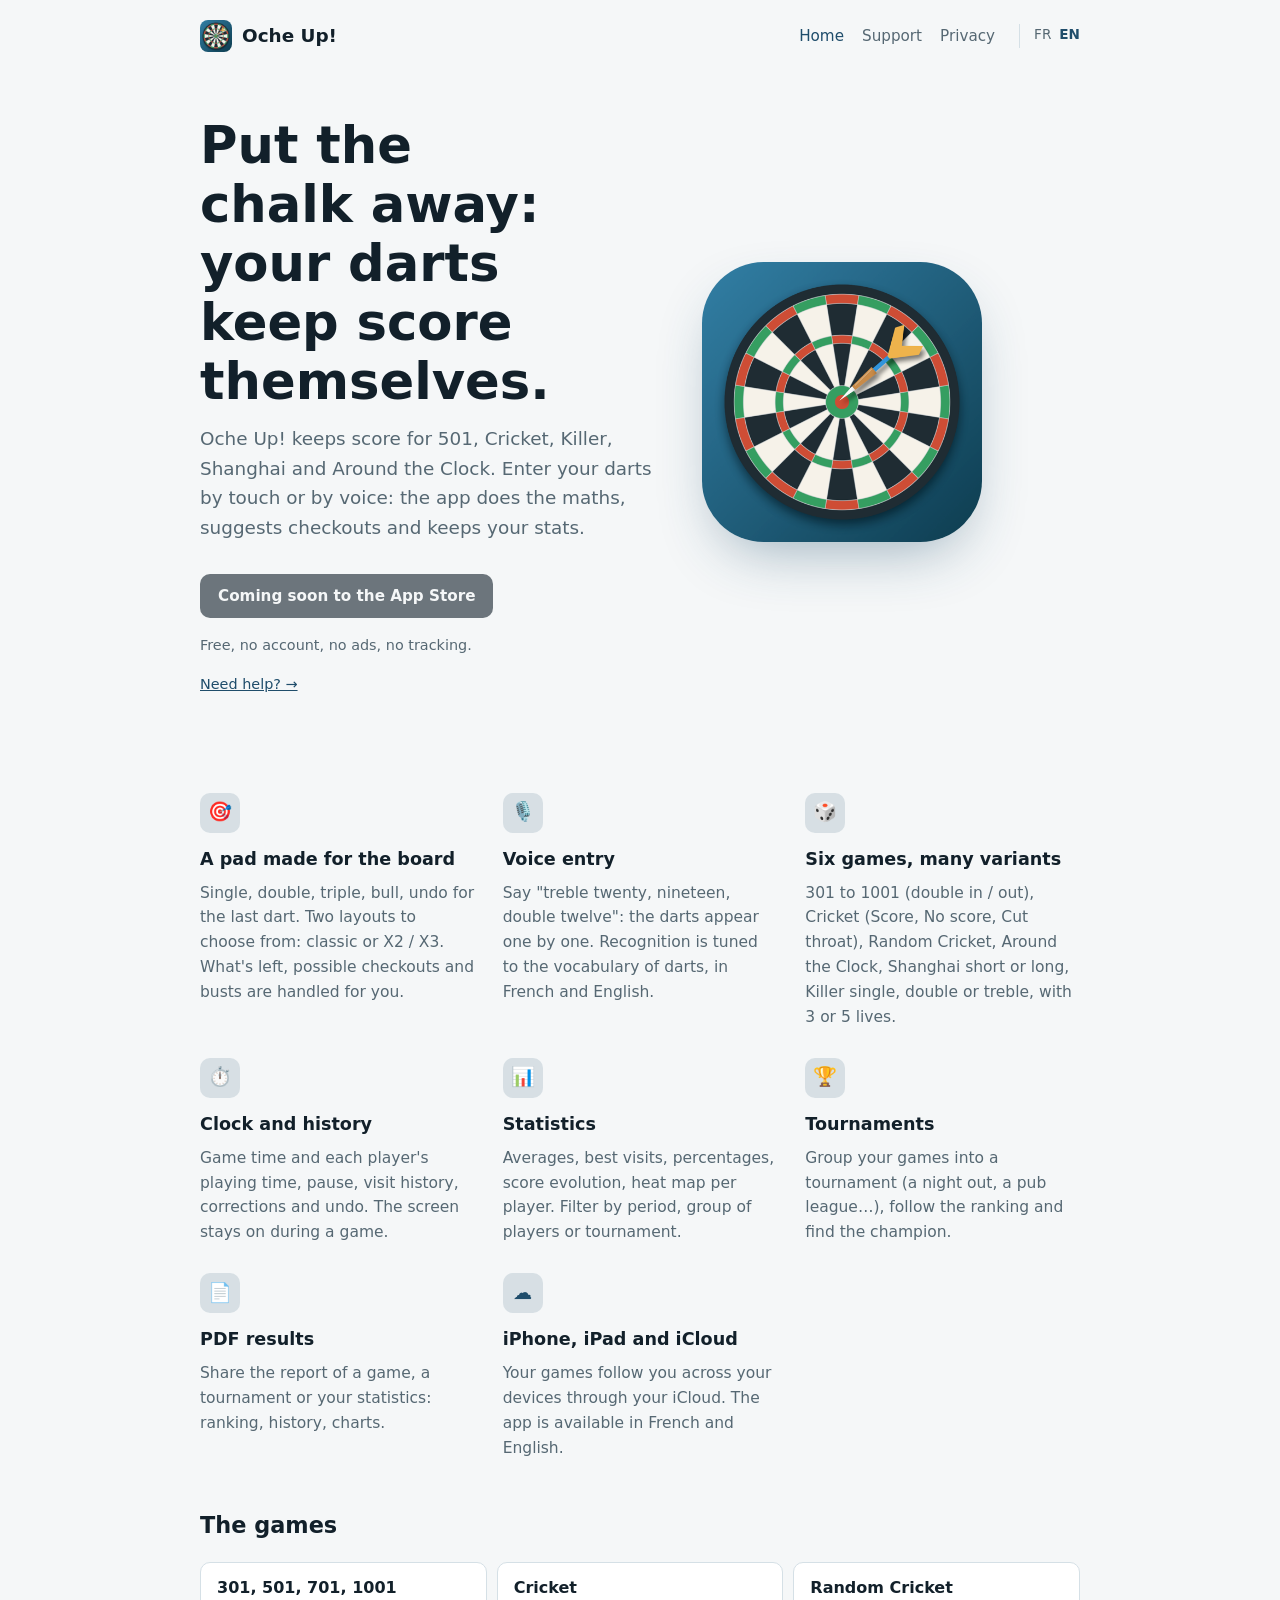
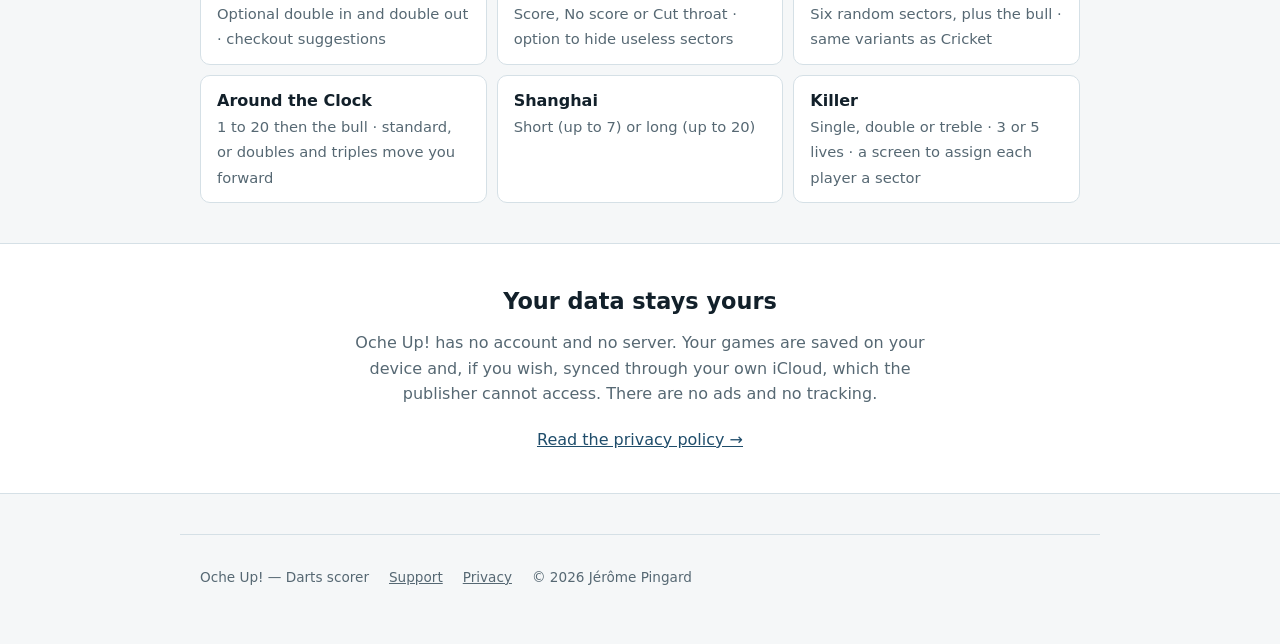
<file: website/index.html>
<!doctype html>
<html lang="fr">
<head>
<meta charset="utf-8">
<meta name="viewport" content="width=device-width, initial-scale=1">
<title>Oche Up! — Le compteur de fléchettes pour iPhone et iPad</title>
<meta name="description" content="Oche Up! compte les points de vos parties de fléchettes : 301 à 1001, Cricket, Killer, Shanghai, Around the Clock. Saisie à la main ou à la voix, statistiques, tournois, PDF. Gratuit, sans compte, sans publicité.">
<link rel="alternate" hreflang="fr" href="https://ocheup.jepico.fr/index.html">
<link rel="alternate" hreflang="en" href="https://ocheup.jepico.fr/en/index.html">
<link rel="alternate" hreflang="x-default" href="https://ocheup.jepico.fr/index.html">
<link rel="icon" type="image/png" href="assets/favicon-32.png">
<link rel="apple-touch-icon" href="assets/icon-180.png">
<link rel="stylesheet" href="css/style.css">
<script>
  (function () {
    try {
      var saved = localStorage.getItem('lang');
      var wanted = saved || (navigator.language || 'fr').slice(0, 2);
      if (wanted === 'en') location.replace('en/index.html');
    } catch (e) {}
  })();
</script>
</head>
<body>
<header class="site-header">
  <a class="brand" href="index.html">
    <img src="assets/icon-180.png" alt="">
    <span class="brand-name">Oche Up!</span>
  </a>
  <nav class="site-nav">
    <a href="index.html" aria-current="page">Accueil</a>
    <a href="assistance.html">Assistance</a>
    <a href="confidentialite.html">Confidentialité</a>
    <span class="lang-switch"><a href="index.html" hreflang="fr" lang="fr" data-lang="fr" aria-current="true">FR</a><a href="en/index.html" hreflang="en" lang="en" data-lang="en">EN</a></span>
  </nav>
</header>

<section class="hero">
  <div>
    <h1>Fini l'ardoise : vos fléchettes comptent toutes seules.</h1>
    <p class="hero-sub">Oche Up! tient les scores de 501, Cricket, Killer, Shanghai et Around the Clock. Entrez vos fléchettes du bout du doigt ou à la voix : l'app calcule, suggère les finitions et garde les statistiques.</p>
    <div class="store-badges">
      <span class="store-badge soon">Bientôt sur l'App Store</span>
    </div>
    <p class="free-note">Gratuit, sans compte, sans publicité, sans suivi.</p>
    <p class="free-note"><a href="assistance.html">Besoin d'aide ? →</a></p>
  </div>
  <div class="hero-art">
    <img src="assets/icon-512.png" alt="Icône de l'application Oche Up! : une cible de fléchettes avec une fléchette plantée près du centre">
  </div>
</section>

<section class="features">
  <div class="feature">
    <div class="icon" aria-hidden="true">🎯</div>
    <h3>Un pavé pensé pour la cible</h3>
    <p>Simple, double, triple, bull, annulation de la dernière fléchette. Deux dispositions au choix : classique ou X2 / X3. Le restant, les finitions possibles et le bust sont gérés pour vous.</p>
  </div>
  <div class="feature">
    <div class="icon" aria-hidden="true">🎙️</div>
    <h3>Saisie à la voix</h3>
    <p>Annoncez « triple vingt, dix-neuf, double douze » : les fléchettes s'inscrivent toutes seules, une à une. La reconnaissance est réglée sur le vocabulaire des fléchettes, en français et en anglais.</p>
  </div>
  <div class="feature">
    <div class="icon" aria-hidden="true">🎲</div>
    <h3>Six jeux, des variantes</h3>
    <p>301 à 1001 (double in / out), Cricket (Score, No score, Cut throat), Random Cricket, Around the Clock, Shanghai court ou long, Killer simple, double ou triple, à 3 ou 5 vies.</p>
  </div>
  <div class="feature">
    <div class="icon" aria-hidden="true">⏱️</div>
    <h3>Chrono et historique</h3>
    <p>Temps de la partie et temps de jeu de chaque joueur, pause, historique des volées, correction et annulation. L'écran reste allumé pendant la partie.</p>
  </div>
  <div class="feature">
    <div class="icon" aria-hidden="true">📊</div>
    <h3>Statistiques</h3>
    <p>Moyennes, meilleures volées, pourcentages, évolution du score, carte de chaleur par joueur. Filtrez par période, par groupe de joueurs ou par tournoi.</p>
  </div>
  <div class="feature">
    <div class="icon" aria-hidden="true">🏆</div>
    <h3>Tournois</h3>
    <p>Regroupez vos parties dans un tournoi (une soirée, un championnat de bar…), suivez le classement et retrouvez le champion.</p>
  </div>
  <div class="feature">
    <div class="icon" aria-hidden="true">📄</div>
    <h3>Résultats en PDF</h3>
    <p>Partagez le compte rendu d'une partie, d'un tournoi ou de vos statistiques : classement, historique, graphiques.</p>
  </div>
  <div class="feature">
    <div class="icon" aria-hidden="true">☁️</div>
    <h3>iPhone, iPad et iCloud</h3>
    <p>Vos parties se retrouvent sur vos appareils grâce à votre iCloud. L'app est en français et en anglais.</p>
  </div>
</section>

<section class="games">
  <h2>Les jeux</h2>
  <ul>
    <li><strong>301, 501, 701, 1001</strong><span>Double pour entrer et pour sortir en option · suggestions de finition</span></li>
    <li><strong>Cricket</strong><span>Score, No score ou Cut throat · option « cacher les secteurs inutiles »</span></li>
    <li><strong>Random Cricket</strong><span>Six secteurs tirés au sort, plus le centre · mêmes variantes que le Cricket</span></li>
    <li><strong>Around the Clock</strong><span>Du 1 au 20 puis le centre · standard, ou doubles et triples qui font avancer</span></li>
    <li><strong>Shanghai</strong><span>Courte (jusqu'au 7) ou longue (jusqu'au 20)</span></li>
    <li><strong>Killer</strong><span>Simple, double ou triple · 3 ou 5 vies · un écran pour attribuer son secteur à chaque joueur</span></li>
  </ul>
</section>

<div class="band">
  <div class="band-inner">
    <h2>Vos données restent à vous</h2>
    <p>Oche Up! n'a ni compte, ni serveur. Vos parties sont enregistrées sur votre appareil et, si vous le souhaitez, synchronisées par votre propre iCloud, auquel l'éditeur n'a pas accès. Il n'y a ni publicité ni suivi.</p>
    <a href="confidentialite.html">Lire la politique de confidentialité →</a>
  </div>
</div>

<footer class="site-footer">
  <span>Oche Up! — Compteur de fléchettes</span>
  <a href="assistance.html">Assistance</a>
  <a href="confidentialite.html">Confidentialité</a>
  <span>&copy; 2026 Jérôme Pingard</span>
</footer>

<script>
  (function () {
    var links = document.querySelectorAll('.lang-switch a');
    for (var i = 0; i < links.length; i++) {
      links[i].addEventListener('click', function () {
        try { localStorage.setItem('lang', this.getAttribute('data-lang')); } catch (e) {}
      });
    }
  })();
</script>

</body>
</html>
</file>
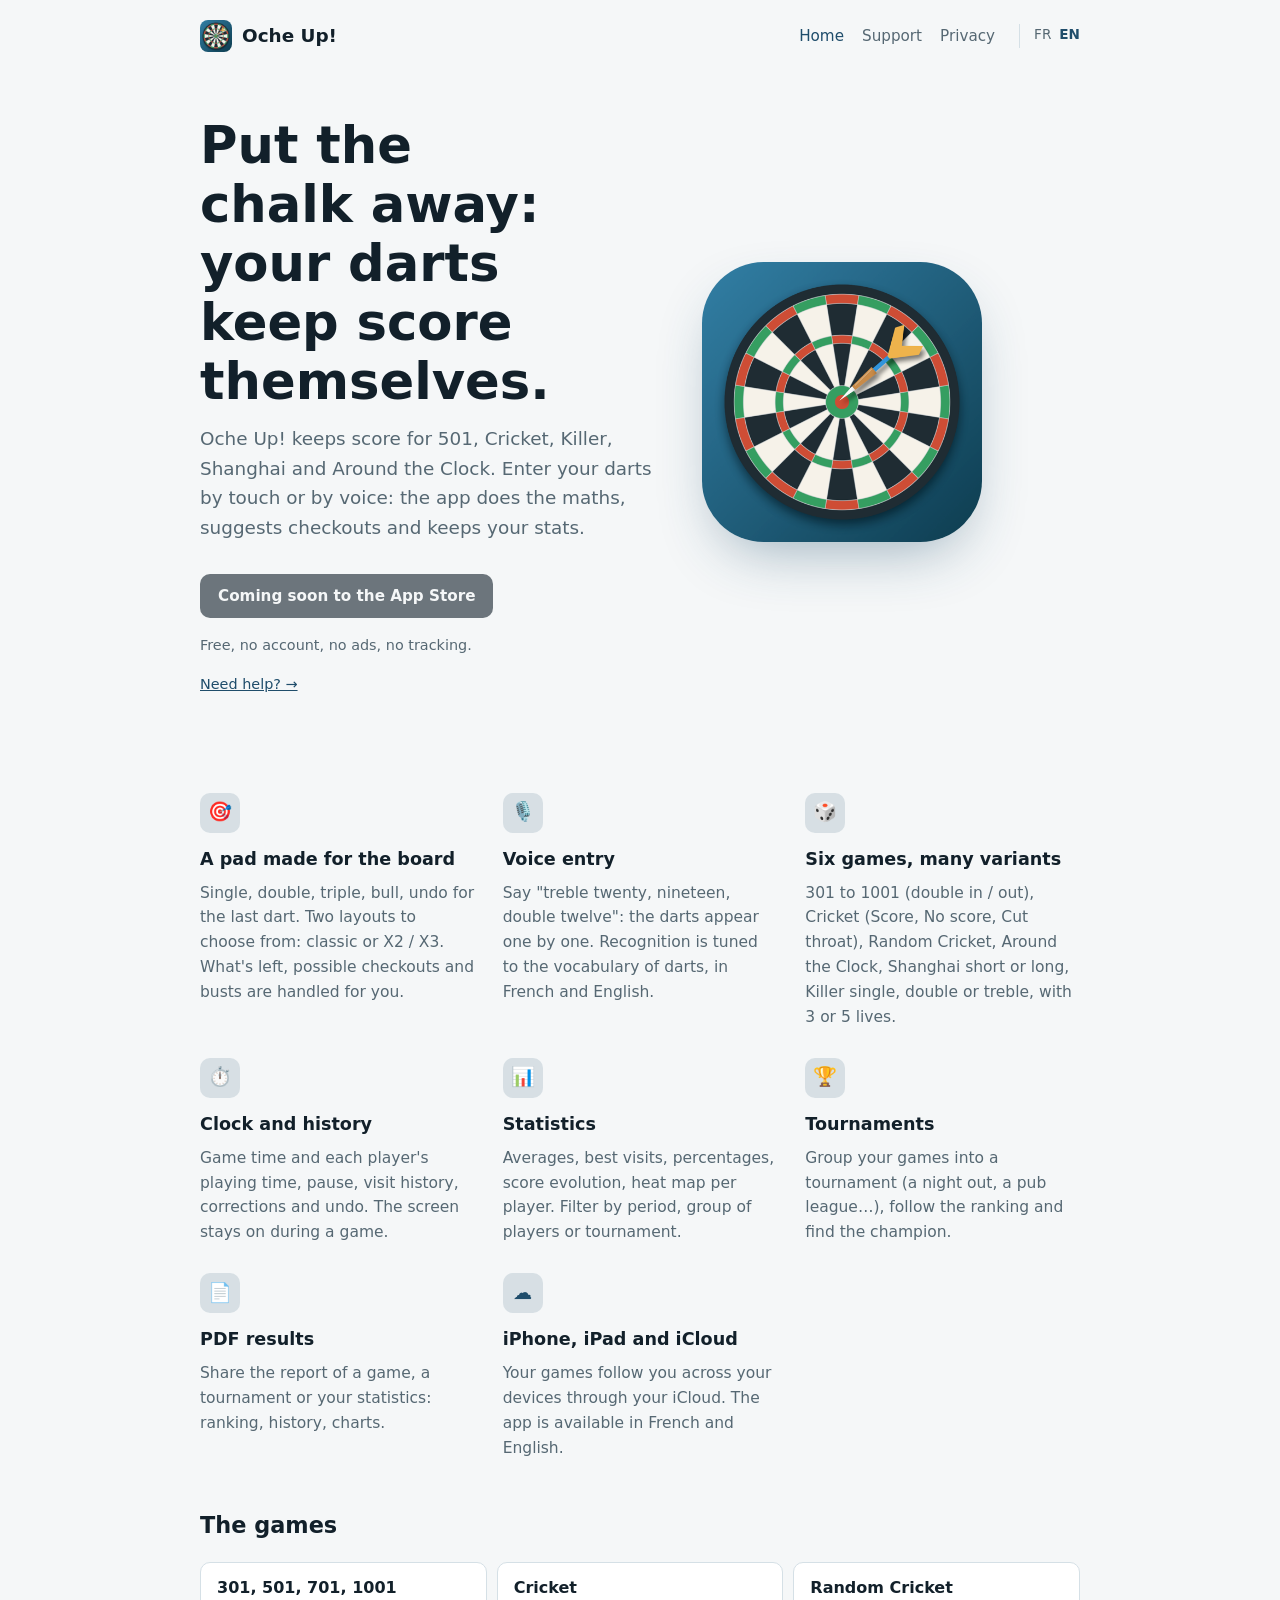
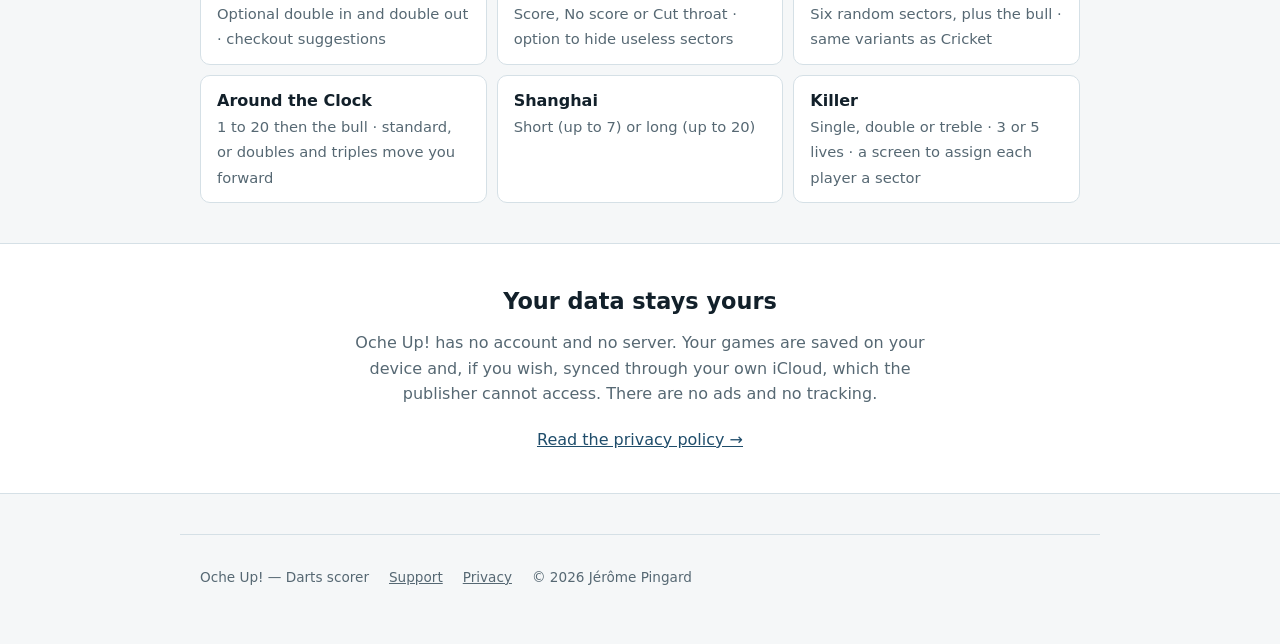
<file: website/en/index.html>
<!doctype html>
<html lang="en">
<head>
<meta charset="utf-8">
<meta name="viewport" content="width=device-width, initial-scale=1">
<title>Oche Up! — The darts scorer for iPhone and iPad</title>
<meta name="description" content="Oche Up! keeps score for your darts games: 301 to 1001, Cricket, Killer, Shanghai, Around the Clock. Enter throws by hand or by voice, statistics, tournaments, PDF. Free, no account, no ads.">
<link rel="alternate" hreflang="fr" href="https://ocheup.jepico.fr/index.html">
<link rel="alternate" hreflang="en" href="https://ocheup.jepico.fr/en/index.html">
<link rel="alternate" hreflang="x-default" href="https://ocheup.jepico.fr/index.html">
<link rel="icon" type="image/png" href="../assets/favicon-32.png">
<link rel="apple-touch-icon" href="../assets/icon-180.png">
<link rel="stylesheet" href="../css/style.css">
</head>
<body>
<header class="site-header">
  <a class="brand" href="index.html">
    <img src="../assets/icon-180.png" alt="">
    <span class="brand-name">Oche Up!</span>
  </a>
  <nav class="site-nav">
    <a href="index.html" aria-current="page">Home</a>
    <a href="support.html">Support</a>
    <a href="privacy.html">Privacy</a>
    <span class="lang-switch"><a href="../index.html" hreflang="fr" lang="fr" data-lang="fr">FR</a><a href="index.html" hreflang="en" lang="en" data-lang="en" aria-current="true">EN</a></span>
  </nav>
</header>

<section class="hero">
  <div>
    <h1>Put the chalk away: your darts keep score themselves.</h1>
    <p class="hero-sub">Oche Up! keeps score for 501, Cricket, Killer, Shanghai and Around the Clock. Enter your darts by touch or by voice: the app does the maths, suggests checkouts and keeps your stats.</p>
    <div class="store-badges">
      <span class="store-badge soon">Coming soon to the App Store</span>
    </div>
    <p class="free-note">Free, no account, no ads, no tracking.</p>
    <p class="free-note"><a href="support.html">Need help? →</a></p>
  </div>
  <div class="hero-art">
    <img src="../assets/icon-512.png" alt="Oche Up! app icon: a dartboard with a dart stuck near the bull">
  </div>
</section>

<section class="features">
  <div class="feature">
    <div class="icon" aria-hidden="true">🎯</div>
    <h3>A pad made for the board</h3>
    <p>Single, double, triple, bull, undo for the last dart. Two layouts to choose from: classic or X2 / X3. What's left, possible checkouts and busts are handled for you.</p>
  </div>
  <div class="feature">
    <div class="icon" aria-hidden="true">🎙️</div>
    <h3>Voice entry</h3>
    <p>Say "treble twenty, nineteen, double twelve": the darts appear one by one. Recognition is tuned to the vocabulary of darts, in French and English.</p>
  </div>
  <div class="feature">
    <div class="icon" aria-hidden="true">🎲</div>
    <h3>Six games, many variants</h3>
    <p>301 to 1001 (double in / out), Cricket (Score, No score, Cut throat), Random Cricket, Around the Clock, Shanghai short or long, Killer single, double or treble, with 3 or 5 lives.</p>
  </div>
  <div class="feature">
    <div class="icon" aria-hidden="true">⏱️</div>
    <h3>Clock and history</h3>
    <p>Game time and each player's playing time, pause, visit history, corrections and undo. The screen stays on during a game.</p>
  </div>
  <div class="feature">
    <div class="icon" aria-hidden="true">📊</div>
    <h3>Statistics</h3>
    <p>Averages, best visits, percentages, score evolution, heat map per player. Filter by period, group of players or tournament.</p>
  </div>
  <div class="feature">
    <div class="icon" aria-hidden="true">🏆</div>
    <h3>Tournaments</h3>
    <p>Group your games into a tournament (a night out, a pub league…), follow the ranking and find the champion.</p>
  </div>
  <div class="feature">
    <div class="icon" aria-hidden="true">📄</div>
    <h3>PDF results</h3>
    <p>Share the report of a game, a tournament or your statistics: ranking, history, charts.</p>
  </div>
  <div class="feature">
    <div class="icon" aria-hidden="true">☁️</div>
    <h3>iPhone, iPad and iCloud</h3>
    <p>Your games follow you across your devices through your iCloud. The app is available in French and English.</p>
  </div>
</section>

<section class="games">
  <h2>The games</h2>
  <ul>
    <li><strong>301, 501, 701, 1001</strong><span>Optional double in and double out · checkout suggestions</span></li>
    <li><strong>Cricket</strong><span>Score, No score or Cut throat · option to hide useless sectors</span></li>
    <li><strong>Random Cricket</strong><span>Six random sectors, plus the bull · same variants as Cricket</span></li>
    <li><strong>Around the Clock</strong><span>1 to 20 then the bull · standard, or doubles and triples move you forward</span></li>
    <li><strong>Shanghai</strong><span>Short (up to 7) or long (up to 20)</span></li>
    <li><strong>Killer</strong><span>Single, double or treble · 3 or 5 lives · a screen to assign each player a sector</span></li>
  </ul>
</section>

<div class="band">
  <div class="band-inner">
    <h2>Your data stays yours</h2>
    <p>Oche Up! has no account and no server. Your games are saved on your device and, if you wish, synced through your own iCloud, which the publisher cannot access. There are no ads and no tracking.</p>
    <a href="privacy.html">Read the privacy policy →</a>
  </div>
</div>

<footer class="site-footer">
  <span>Oche Up! — Darts scorer</span>
  <a href="support.html">Support</a>
  <a href="privacy.html">Privacy</a>
  <span>&copy; 2026 Jérôme Pingard</span>
</footer>

<script>
  (function () {
    var links = document.querySelectorAll('.lang-switch a');
    for (var i = 0; i < links.length; i++) {
      links[i].addEventListener('click', function () {
        try { localStorage.setItem('lang', this.getAttribute('data-lang')); } catch (e) {}
      });
    }
  })();
</script>

</body>
</html>
</file>
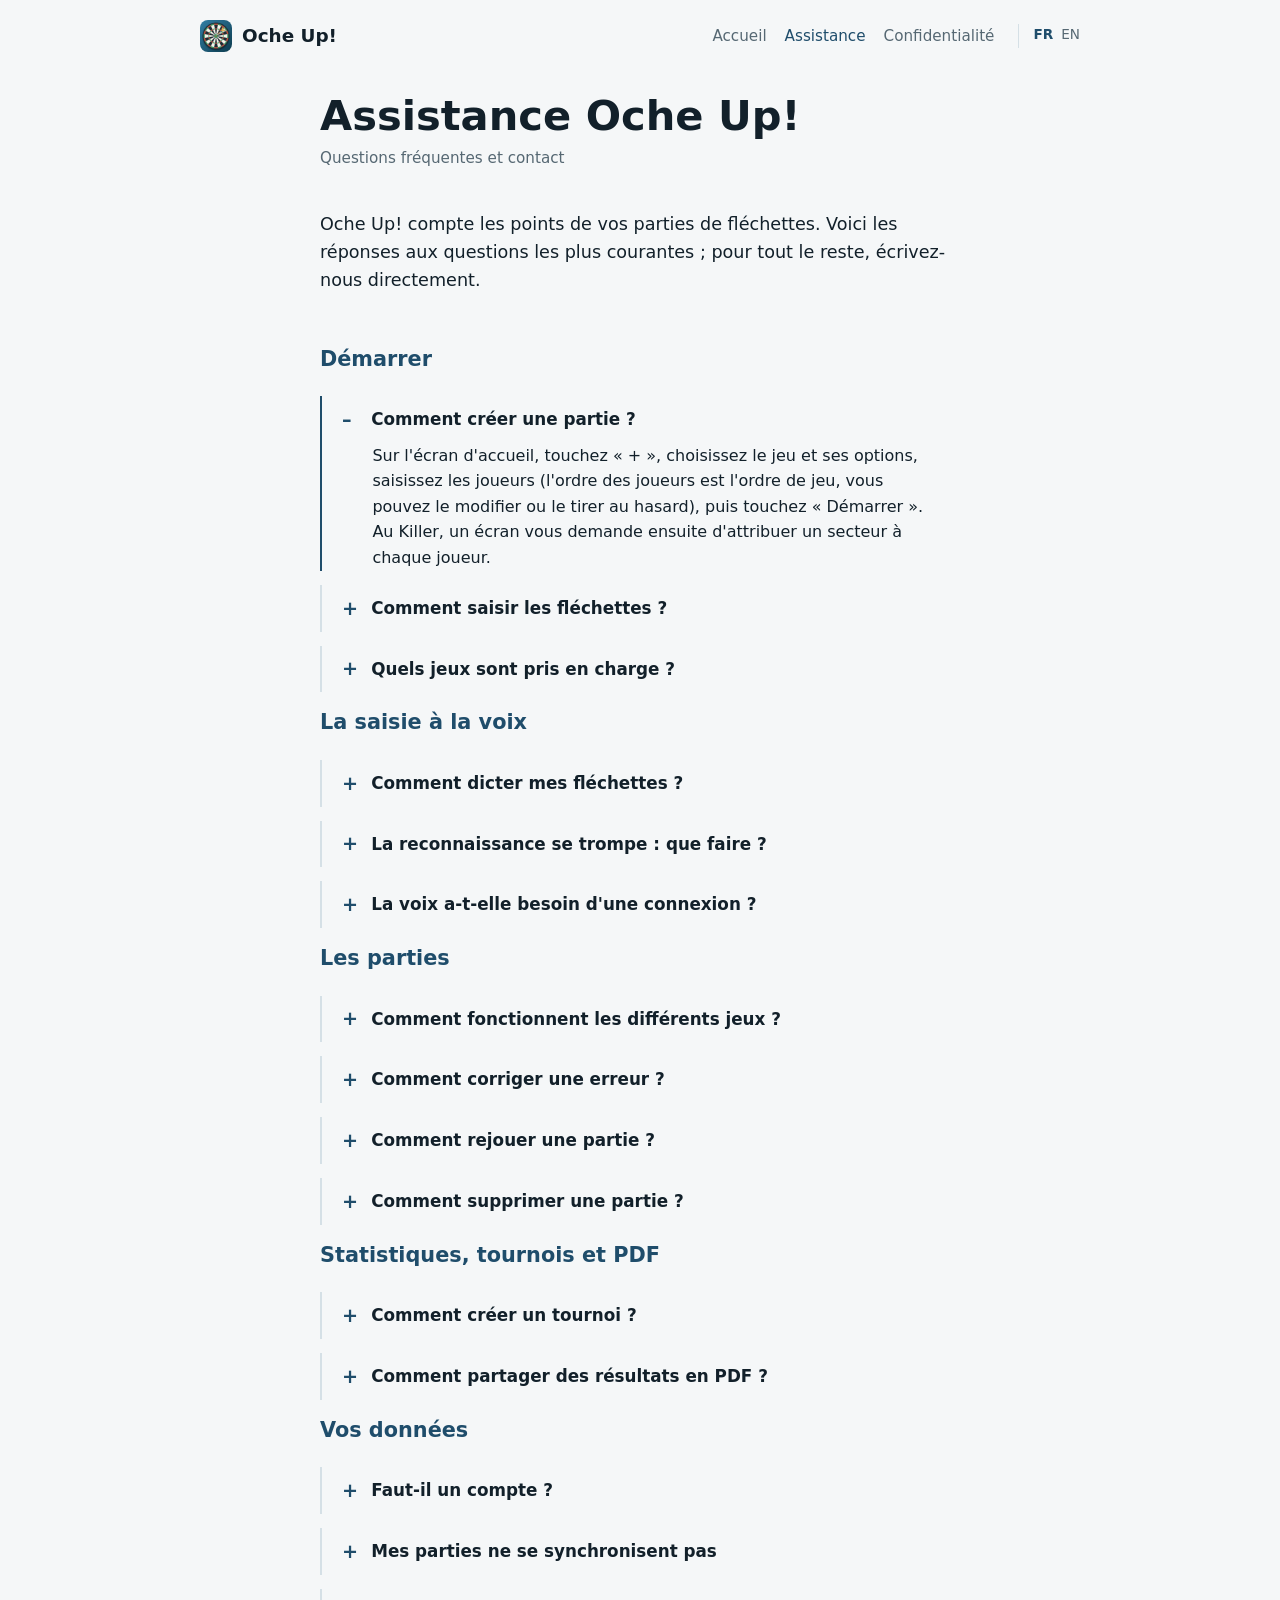
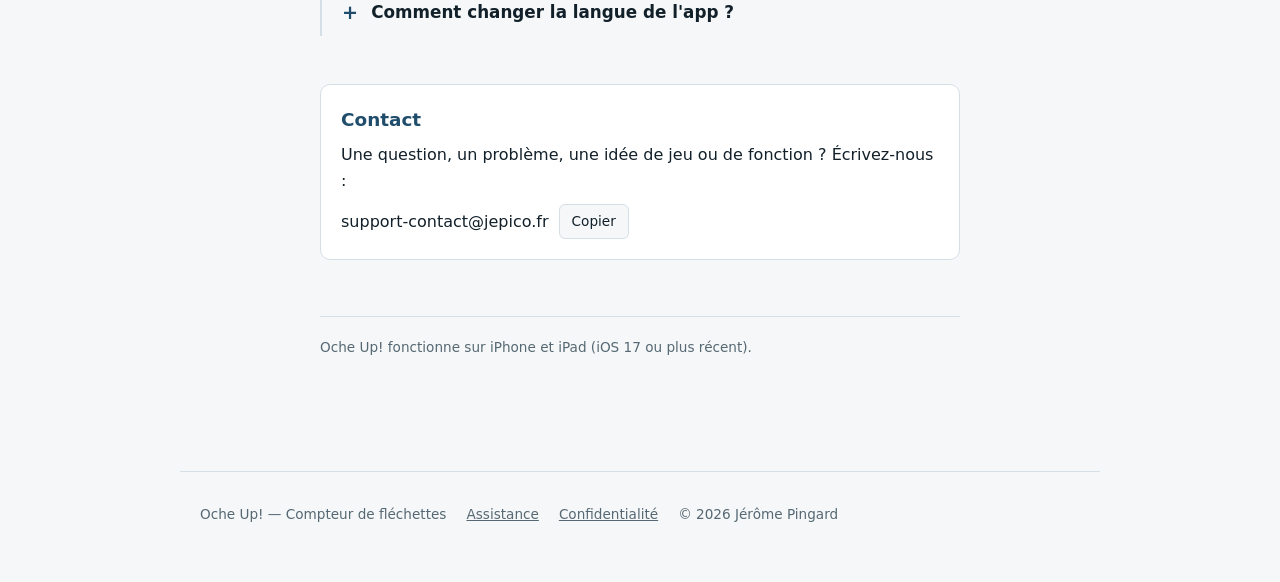
<file: website/assistance.html>
<!doctype html>
<html lang="fr">
<head>
<meta charset="utf-8">
<meta name="viewport" content="width=device-width, initial-scale=1">
<title>Assistance Oche Up!</title>
<meta name="description" content="Oche Up! compte les points de vos parties de fléchettes. Voici les réponses aux questions les plus courantes ; pour tout le reste, écrivez-nous directement.">
<link rel="alternate" hreflang="fr" href="https://ocheup.jepico.fr/assistance.html">
<link rel="alternate" hreflang="en" href="https://ocheup.jepico.fr/en/support.html">
<link rel="alternate" hreflang="x-default" href="https://ocheup.jepico.fr/assistance.html">
<link rel="icon" type="image/png" href="assets/favicon-32.png">
<link rel="apple-touch-icon" href="assets/icon-180.png">
<link rel="stylesheet" href="css/style.css">
</head>
<body>
<header class="site-header">
  <a class="brand" href="index.html">
    <img src="assets/icon-180.png" alt="">
    <span class="brand-name">Oche Up!</span>
  </a>
  <nav class="site-nav">
    <a href="index.html">Accueil</a>
    <a href="assistance.html" aria-current="page">Assistance</a>
    <a href="confidentialite.html">Confidentialité</a>
    <span class="lang-switch"><a href="assistance.html" hreflang="fr" lang="fr" data-lang="fr" aria-current="true">FR</a><a href="en/support.html" hreflang="en" lang="en" data-lang="en">EN</a></span>
  </nav>
</header>

<div class="page">
  <h1>Assistance Oche Up!</h1>
  <p class="subtitle">Questions fréquentes et contact</p>

  <p class="intro">Oche Up! compte les points de vos parties de fléchettes. Voici les réponses aux questions les plus courantes ; pour tout le reste, écrivez-nous directement.</p>

  <h2 class="section-title">Démarrer</h2>

  <details open>
    <summary>Comment créer une partie ?</summary>
    <p>Sur l'écran d'accueil, touchez « + », choisissez le jeu et ses options, saisissez les joueurs (l'ordre des joueurs est l'ordre de jeu, vous pouvez le modifier ou le tirer au hasard), puis touchez « Démarrer ». Au Killer, un écran vous demande ensuite d'attribuer un secteur à chaque joueur.</p>
  </details>

  <details>
    <summary>Comment saisir les fléchettes ?</summary>
    <p>Touchez les secteurs du pavé : « X2 » ou « X3 » (ou les boutons Simple, Double, Triple selon la disposition) puis le numéro, ou « Bull » et « B-eye » pour le centre, « Miss » pour une fléchette ratée. Touchez ✓ pour valider la volée, ← pour effacer la dernière fléchette. Dans les réglages, vous choisissez entre le pavé classique et le pavé X2 / X3.</p>
  </details>

  <details>
    <summary>Quels jeux sont pris en charge ?</summary>
    <p>301, 501, 701 et 1001 (avec double pour entrer et pour sortir en option), Cricket (Score, No score, Cut throat), Random Cricket, Around the Clock, Shanghai et Killer. Les règles de chaque jeu sont consultables dans l'app, depuis l'écran de création de la partie.</p>
  </details>

  <h2 class="section-title">La saisie à la voix</h2>

  <details>
    <summary>Comment dicter mes fléchettes ?</summary>
    <p>Touchez le bouton micro, à droite de ✓, puis annoncez vos fléchettes : « triple vingt, dix-neuf, double douze », « bulle », « petite bulle », « raté »… Chaque fléchette reconnue s'inscrit dans la volée au fur et à mesure ; vous pouvez la corriger avant de valider avec ✓. Au premier usage, iOS vous demande l'autorisation d'utiliser le micro et la reconnaissance vocale.</p>
  </details>

  <details>
    <summary>La reconnaissance se trompe : que faire ?</summary>
    <p>Parlez distinctement, nombre par nombre, et laissez une courte pause entre deux fléchettes. Un nombre mal compris se corrige d'un geste avec ←, ou en touchant le pavé. La langue écoutée est celle de l'application (français ou anglais) : changez-la dans les réglages si besoin.</p>
  </details>

  <details>
    <summary>La voix a-t-elle besoin d'une connexion ?</summary>
    <p>Quand votre iPhone ou iPad le permet pour la langue choisie, la reconnaissance se fait sur l'appareil, sans connexion. Sinon, iOS peut utiliser le service de reconnaissance vocale d'Apple. Voir la <a href="confidentialite.html">politique de confidentialité</a>.</p>
  </details>

  <h2 class="section-title">Les parties</h2>

  <details>
    <summary>Comment fonctionnent les différents jeux ?</summary>
    <p><strong>301 à 1001</strong> : on descend jusqu'à zéro ; si une volée dépasse le restant, elle est annulée (bust). <strong>Cricket</strong> : fermer 20 à 15 et le centre en touchant trois fois chaque secteur, et marquer des points tant qu'un adversaire ne l'a pas fermé. <strong>Around the Clock</strong> : toucher les secteurs dans l'ordre, du 1 au 20 puis le centre. <strong>Shanghai</strong> : à chaque tour, on vise le numéro du tour ; simple, double et triple du même numéro dans une volée font un Shanghai. <strong>Killer</strong> : chaque joueur a son secteur ; en le touchant on devient Killer, puis on retire des vies aux adversaires en touchant le leur. Le mode choisit la touche qui compte : simple (toute touche), double ou triple. Le dernier en vie gagne.</p>
  </details>

  <details>
    <summary>Comment corriger une erreur ?</summary>
    <p>Touchez la flèche d'annulation en haut de la partie pour annuler la dernière volée. L'historique de la partie permet de revoir chaque volée.</p>
  </details>

  <details>
    <summary>Comment rejouer une partie ?</summary>
    <p>Dans le menu « ··· » d'une partie, choisissez « Revanche » : la nouvelle partie reprend les mêmes joueurs et les mêmes réglages.</p>
  </details>

  <details>
    <summary>Comment supprimer une partie ?</summary>
    <p>Balayez la partie vers la gauche dans la liste, ou ouvrez-la puis le menu « ··· » → « Supprimer ». Avec l'icône de sélection, vous pouvez en supprimer plusieurs à la fois.</p>
  </details>

  <h2 class="section-title">Statistiques, tournois et PDF</h2>

  <details>
    <summary>Comment créer un tournoi ?</summary>
    <p>Sur l'écran d'accueil, touchez l'icône trophée puis « + », nommez le tournoi et choisissez les joueurs. Vous pouvez ensuite lancer des parties dans le tournoi, ou assigner des parties existantes : touchez l'icône de sélection, choisissez les parties, puis « + » avec l'icône tournoi.</p>
  </details>

  <details>
    <summary>Comment partager des résultats en PDF ?</summary>
    <p>Dans une partie ou un tournoi, utilisez le bouton de partage. Dans la liste, l'icône de sélection permet de cocher plusieurs parties et d'exporter un PDF avec classement, historique et statistiques. La page des statistiques propose aussi son propre export.</p>
  </details>

  <h2 class="section-title">Vos données</h2>

  <details>
    <summary>Faut-il un compte ?</summary>
    <p>Non. Oche Up! n'a ni compte ni serveur. Vos parties sont enregistrées sur votre appareil et, si vous êtes connecté à iCloud, synchronisées entre vos appareils par votre propre iCloud.</p>
  </details>

  <details>
    <summary>Mes parties ne se synchronisent pas</summary>
    <p>Vérifiez que vous êtes connecté au même compte Apple sur vos appareils, qu'iCloud est activé pour l'app (Réglages → votre nom → iCloud → Oche Up!) et que votre espace iCloud n'est pas plein. La synchronisation peut prendre quelques instants.</p>
  </details>

  <details>
    <summary>Comment changer la langue de l'app ?</summary>
    <p>Dans les réglages de l'app : « Auto » suit la langue de votre appareil, ou choisissez le français ou l'anglais.</p>
  </details>

  <div class="contact">
    <h2>Contact</h2>
    <p>Une question, un problème, une idée de jeu ou de fonction ? Écrivez-nous :</p>
    <div class="contact-row">
      <span class="email" id="email">support-contact@jepico.fr</span>
      <button id="copy-btn" type="button">Copier</button>
    </div>
  </div>

  <div class="meta"><span>Oche Up! fonctionne sur iPhone et iPad (iOS 17 ou plus récent).</span></div>
</div>

<footer class="site-footer">
  <span>Oche Up! — Compteur de fléchettes</span>
  <a href="assistance.html">Assistance</a>
  <a href="confidentialite.html">Confidentialité</a>
  <span>&copy; 2026 Jérôme Pingard</span>
</footer>

<script>
  (function () {
    var btn = document.getElementById('copy-btn');
    var email = document.getElementById('email').textContent;
    btn.addEventListener('click', function () {
      function fallback() {
        var range = document.createRange();
        range.selectNodeContents(document.getElementById('email'));
        var sel = window.getSelection();
        sel.removeAllRanges();
        sel.addRange(range);
      }
      try {
        navigator.clipboard.writeText(email).then(function () {
          btn.textContent = 'Copié';
          setTimeout(function () { btn.textContent = 'Copier'; }, 1500);
        }).catch(fallback);
      } catch (e) {
        fallback();
      }
    });
  })();
</script>
<script>
  (function () {
    var links = document.querySelectorAll('.lang-switch a');
    for (var i = 0; i < links.length; i++) {
      links[i].addEventListener('click', function () {
        try { localStorage.setItem('lang', this.getAttribute('data-lang')); } catch (e) {}
      });
    }
  })();
</script>

</body>
</html>
</file>
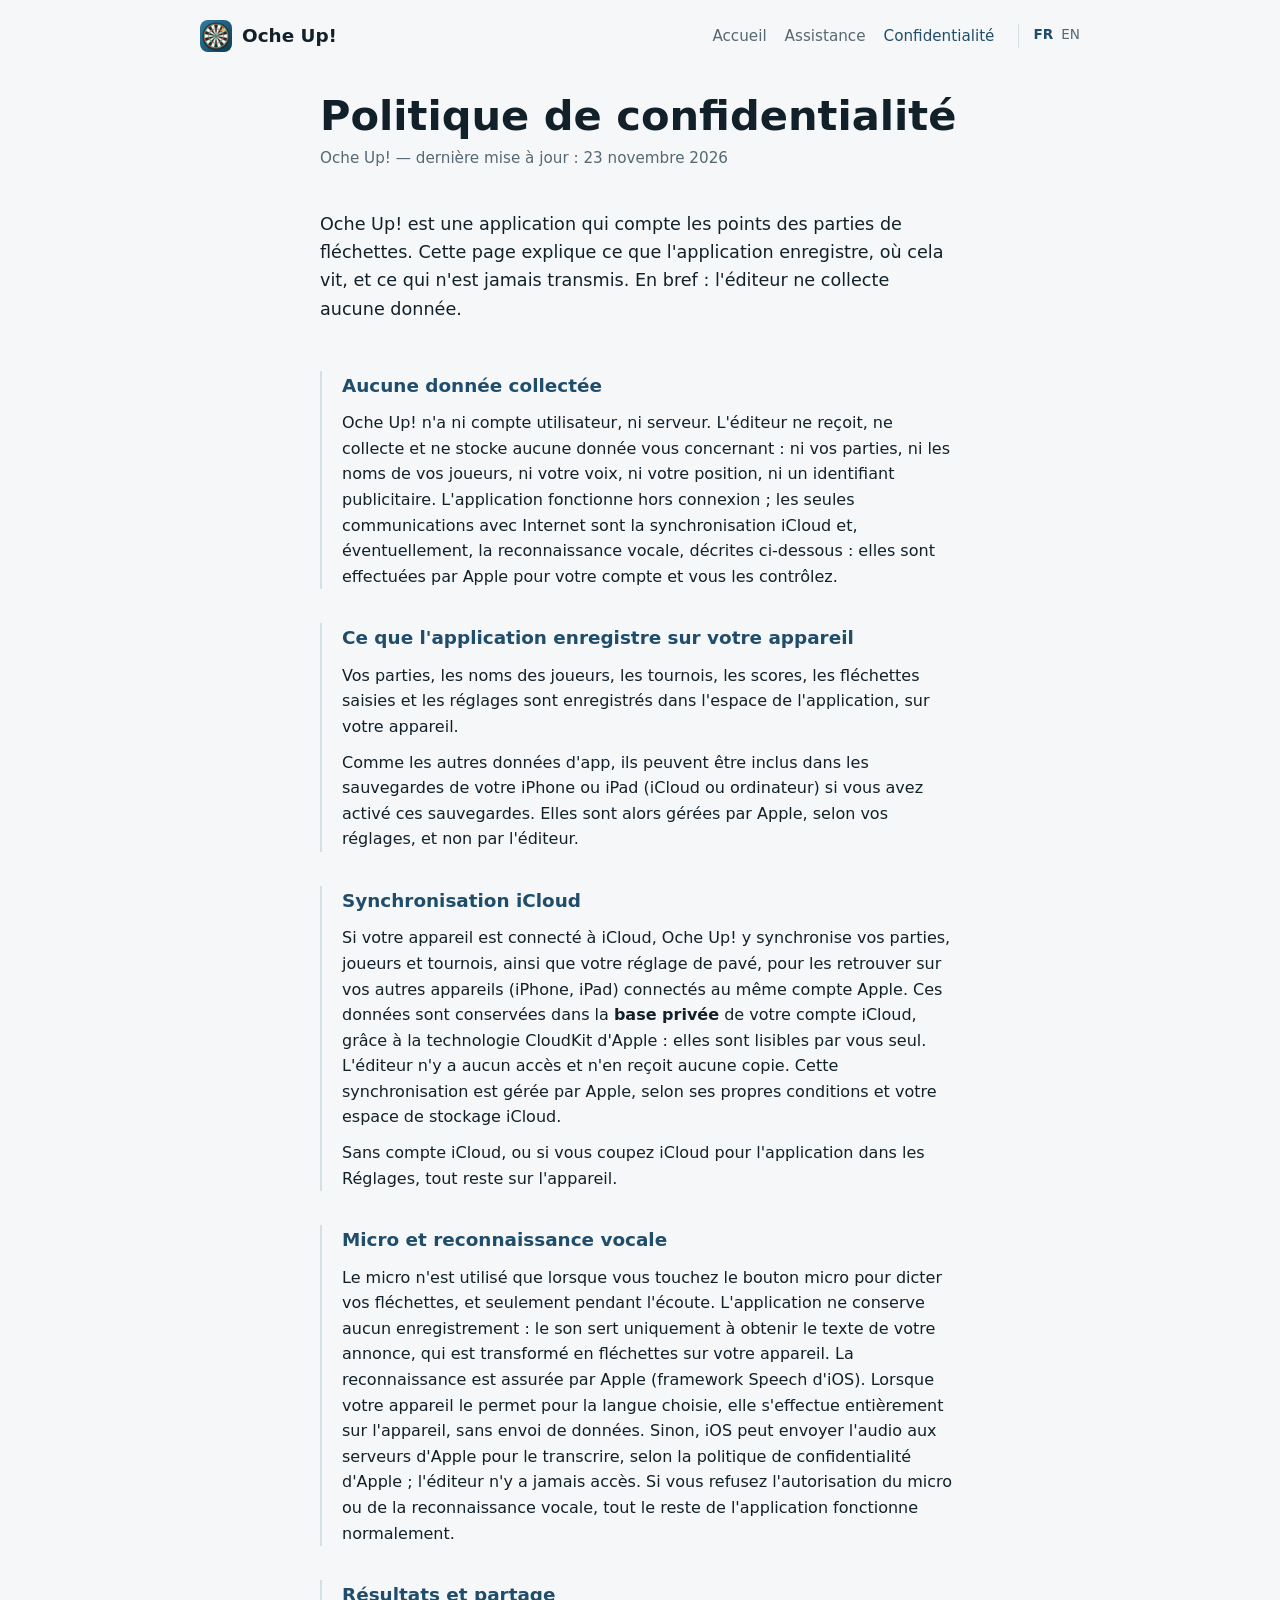
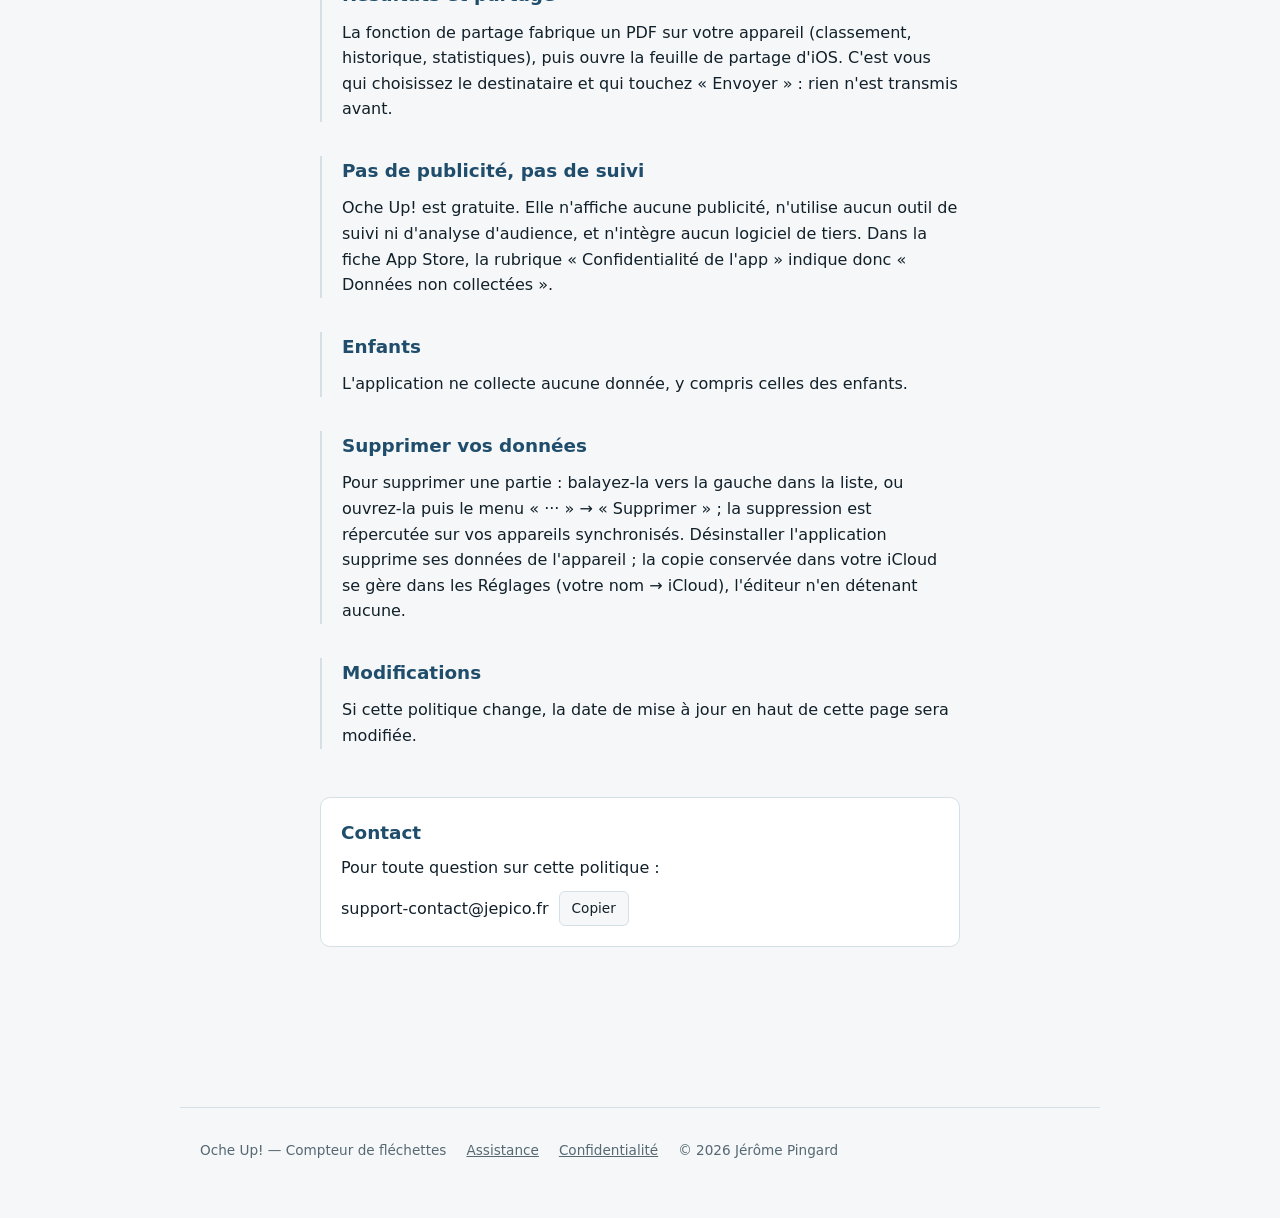
<file: website/confidentialite.html>
<!doctype html>
<html lang="fr">
<head>
<meta charset="utf-8">
<meta name="viewport" content="width=device-width, initial-scale=1">
<title>Politique de confidentialité — Oche Up!</title>
<meta name="description" content="Oche Up! est une application qui compte les points des parties de fléchettes. Cette page explique ce que l'application enregistre, où cela vit, et ce qui n'est jamais transmis. En bref : l'éditeur ne collecte aucune donnée.">
<link rel="alternate" hreflang="fr" href="https://ocheup.jepico.fr/confidentialite.html">
<link rel="alternate" hreflang="en" href="https://ocheup.jepico.fr/en/privacy.html">
<link rel="alternate" hreflang="x-default" href="https://ocheup.jepico.fr/confidentialite.html">
<link rel="icon" type="image/png" href="assets/favicon-32.png">
<link rel="apple-touch-icon" href="assets/icon-180.png">
<link rel="stylesheet" href="css/style.css">
</head>
<body>
<header class="site-header">
  <a class="brand" href="index.html">
    <img src="assets/icon-180.png" alt="">
    <span class="brand-name">Oche Up!</span>
  </a>
  <nav class="site-nav">
    <a href="index.html">Accueil</a>
    <a href="assistance.html">Assistance</a>
    <a href="confidentialite.html" aria-current="page">Confidentialité</a>
    <span class="lang-switch"><a href="confidentialite.html" hreflang="fr" lang="fr" data-lang="fr" aria-current="true">FR</a><a href="en/privacy.html" hreflang="en" lang="en" data-lang="en">EN</a></span>
  </nav>
</header>

<div class="page">
  <h1>Politique de confidentialité</h1>
  <p class="subtitle">Oche Up! — dernière mise à jour : 23 novembre 2026</p>

  <p class="intro">Oche Up! est une application qui compte les points des parties de fléchettes. Cette page explique ce que l'application enregistre, où cela vit, et ce qui n'est jamais transmis. En bref : l'éditeur ne collecte aucune donnée.</p>

  <section>
    <h2>Aucune donnée collectée</h2>
    <p>Oche Up! n'a ni compte utilisateur, ni serveur. L'éditeur ne reçoit, ne collecte et ne stocke aucune donnée vous concernant : ni vos parties, ni les noms de vos joueurs, ni votre voix, ni votre position, ni un identifiant publicitaire. L'application fonctionne hors connexion ; les seules communications avec Internet sont la synchronisation iCloud et, éventuellement, la reconnaissance vocale, décrites ci-dessous : elles sont effectuées par Apple pour votre compte et vous les contrôlez.</p>
  </section>

  <section>
    <h2>Ce que l'application enregistre sur votre appareil</h2>
    <p>Vos parties, les noms des joueurs, les tournois, les scores, les fléchettes saisies et les réglages sont enregistrés dans l'espace de l'application, sur votre appareil.</p><p>Comme les autres données d'app, ils peuvent être inclus dans les sauvegardes de votre iPhone ou iPad (iCloud ou ordinateur) si vous avez activé ces sauvegardes. Elles sont alors gérées par Apple, selon vos réglages, et non par l'éditeur.</p>
  </section>

  <section>
    <h2>Synchronisation iCloud</h2>
    <p>Si votre appareil est connecté à iCloud, Oche Up! y synchronise vos parties, joueurs et tournois, ainsi que votre réglage de pavé, pour les retrouver sur vos autres appareils (iPhone, iPad) connectés au même compte Apple. Ces données sont conservées dans la <strong>base privée</strong> de votre compte iCloud, grâce à la technologie CloudKit d'Apple : elles sont lisibles par vous seul. L'éditeur n'y a aucun accès et n'en reçoit aucune copie. Cette synchronisation est gérée par Apple, selon ses propres conditions et votre espace de stockage iCloud.</p><p>Sans compte iCloud, ou si vous coupez iCloud pour l'application dans les Réglages, tout reste sur l'appareil.</p>
  </section>

  <section>
    <h2>Micro et reconnaissance vocale</h2>
    <p>Le micro n'est utilisé que lorsque vous touchez le bouton micro pour dicter vos fléchettes, et seulement pendant l'écoute. L'application ne conserve aucun enregistrement : le son sert uniquement à obtenir le texte de votre annonce, qui est transformé en fléchettes sur votre appareil. La reconnaissance est assurée par Apple (framework Speech d'iOS). Lorsque votre appareil le permet pour la langue choisie, elle s'effectue entièrement sur l'appareil, sans envoi de données. Sinon, iOS peut envoyer l'audio aux serveurs d'Apple pour le transcrire, selon la politique de confidentialité d'Apple ; l'éditeur n'y a jamais accès. Si vous refusez l'autorisation du micro ou de la reconnaissance vocale, tout le reste de l'application fonctionne normalement.</p>
  </section>

  <section>
    <h2>Résultats et partage</h2>
    <p>La fonction de partage fabrique un PDF sur votre appareil (classement, historique, statistiques), puis ouvre la feuille de partage d'iOS. C'est vous qui choisissez le destinataire et qui touchez « Envoyer » : rien n'est transmis avant.</p>
  </section>

  <section>
    <h2>Pas de publicité, pas de suivi</h2>
    <p>Oche Up! est gratuite. Elle n'affiche aucune publicité, n'utilise aucun outil de suivi ni d'analyse d'audience, et n'intègre aucun logiciel de tiers. Dans la fiche App Store, la rubrique « Confidentialité de l'app » indique donc « Données non collectées ».</p>
  </section>

  <section>
    <h2>Enfants</h2>
    <p>L'application ne collecte aucune donnée, y compris celles des enfants.</p>
  </section>

  <section>
    <h2>Supprimer vos données</h2>
    <p>Pour supprimer une partie : balayez-la vers la gauche dans la liste, ou ouvrez-la puis le menu « ··· » → « Supprimer » ; la suppression est répercutée sur vos appareils synchronisés. Désinstaller l'application supprime ses données de l'appareil ; la copie conservée dans votre iCloud se gère dans les Réglages (votre nom → iCloud), l'éditeur n'en détenant aucune.</p>
  </section>

  <section>
    <h2>Modifications</h2>
    <p>Si cette politique change, la date de mise à jour en haut de cette page sera modifiée.</p>
  </section>

  <div class="contact">
    <h2>Contact</h2>
    <p>Pour toute question sur cette politique :</p>
    <div class="contact-row">
      <span class="email" id="email">support-contact@jepico.fr</span>
      <button id="copy-btn" type="button">Copier</button>
    </div>
  </div>
</div>

<footer class="site-footer">
  <span>Oche Up! — Compteur de fléchettes</span>
  <a href="assistance.html">Assistance</a>
  <a href="confidentialite.html">Confidentialité</a>
  <span>&copy; 2026 Jérôme Pingard</span>
</footer>

<script>
  (function () {
    var btn = document.getElementById('copy-btn');
    var email = document.getElementById('email').textContent;
    btn.addEventListener('click', function () {
      function fallback() {
        var range = document.createRange();
        range.selectNodeContents(document.getElementById('email'));
        var sel = window.getSelection();
        sel.removeAllRanges();
        sel.addRange(range);
      }
      try {
        navigator.clipboard.writeText(email).then(function () {
          btn.textContent = 'Copié';
          setTimeout(function () { btn.textContent = 'Copier'; }, 1500);
        }).catch(fallback);
      } catch (e) {
        fallback();
      }
    });
  })();
</script>
<script>
  (function () {
    var links = document.querySelectorAll('.lang-switch a');
    for (var i = 0; i < links.length; i++) {
      links[i].addEventListener('click', function () {
        try { localStorage.setItem('lang', this.getAttribute('data-lang')); } catch (e) {}
      });
    }
  })();
</script>

</body>
</html>
</file>
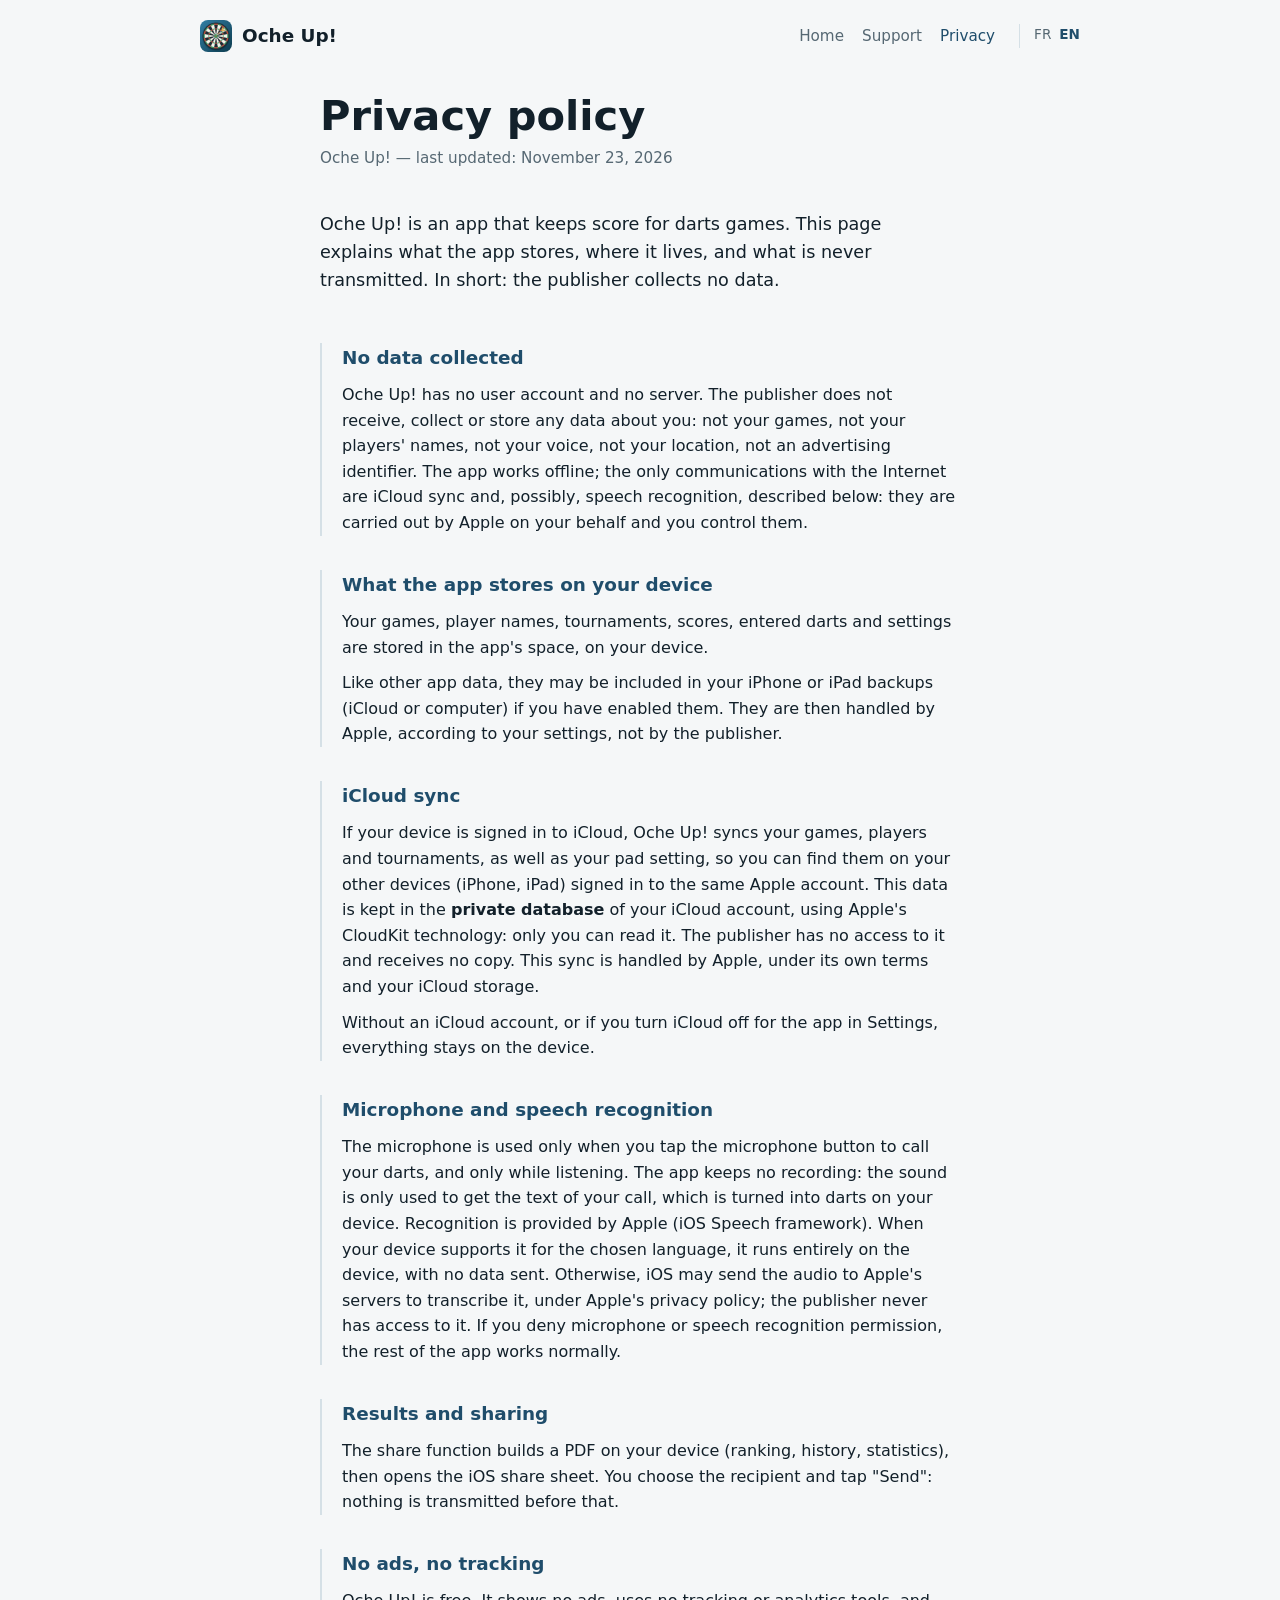
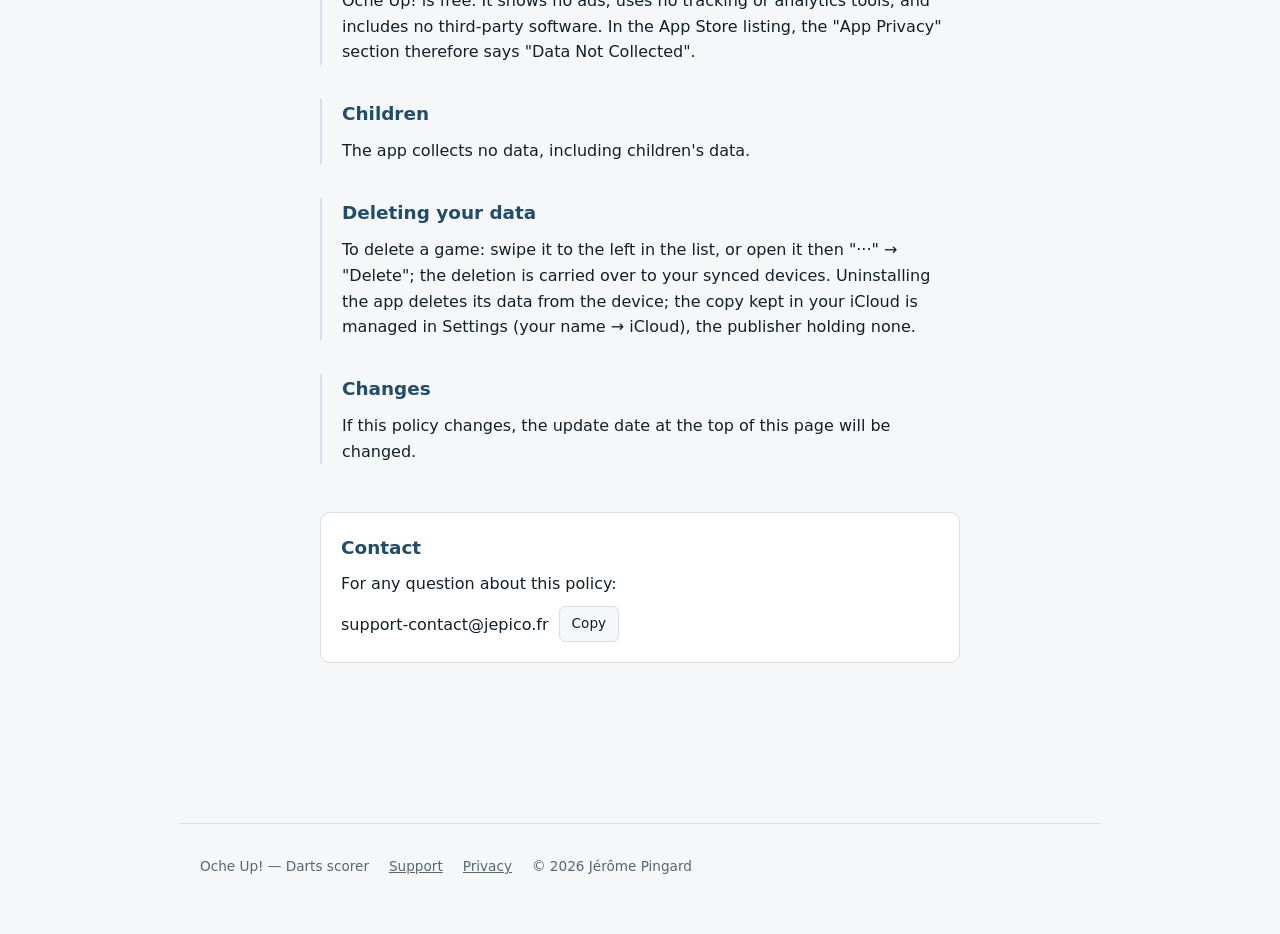
<file: website/en/privacy.html>
<!doctype html>
<html lang="en">
<head>
<meta charset="utf-8">
<meta name="viewport" content="width=device-width, initial-scale=1">
<title>Privacy policy — Oche Up!</title>
<meta name="description" content="Oche Up! is an app that keeps score for darts games. This page explains what the app stores, where it lives, and what is never transmitted. In short: the publisher collects no data.">
<link rel="alternate" hreflang="fr" href="https://ocheup.jepico.fr/confidentialite.html">
<link rel="alternate" hreflang="en" href="https://ocheup.jepico.fr/en/privacy.html">
<link rel="alternate" hreflang="x-default" href="https://ocheup.jepico.fr/confidentialite.html">
<link rel="icon" type="image/png" href="../assets/favicon-32.png">
<link rel="apple-touch-icon" href="../assets/icon-180.png">
<link rel="stylesheet" href="../css/style.css">
</head>
<body>
<header class="site-header">
  <a class="brand" href="index.html">
    <img src="../assets/icon-180.png" alt="">
    <span class="brand-name">Oche Up!</span>
  </a>
  <nav class="site-nav">
    <a href="index.html">Home</a>
    <a href="support.html">Support</a>
    <a href="privacy.html" aria-current="page">Privacy</a>
    <span class="lang-switch"><a href="../confidentialite.html" hreflang="fr" lang="fr" data-lang="fr">FR</a><a href="privacy.html" hreflang="en" lang="en" data-lang="en" aria-current="true">EN</a></span>
  </nav>
</header>

<div class="page">
  <h1>Privacy policy</h1>
  <p class="subtitle">Oche Up! — last updated: November 23, 2026</p>

  <p class="intro">Oche Up! is an app that keeps score for darts games. This page explains what the app stores, where it lives, and what is never transmitted. In short: the publisher collects no data.</p>

  <section>
    <h2>No data collected</h2>
    <p>Oche Up! has no user account and no server. The publisher does not receive, collect or store any data about you: not your games, not your players' names, not your voice, not your location, not an advertising identifier. The app works offline; the only communications with the Internet are iCloud sync and, possibly, speech recognition, described below: they are carried out by Apple on your behalf and you control them.</p>
  </section>

  <section>
    <h2>What the app stores on your device</h2>
    <p>Your games, player names, tournaments, scores, entered darts and settings are stored in the app's space, on your device.</p><p>Like other app data, they may be included in your iPhone or iPad backups (iCloud or computer) if you have enabled them. They are then handled by Apple, according to your settings, not by the publisher.</p>
  </section>

  <section>
    <h2>iCloud sync</h2>
    <p>If your device is signed in to iCloud, Oche Up! syncs your games, players and tournaments, as well as your pad setting, so you can find them on your other devices (iPhone, iPad) signed in to the same Apple account. This data is kept in the <strong>private database</strong> of your iCloud account, using Apple's CloudKit technology: only you can read it. The publisher has no access to it and receives no copy. This sync is handled by Apple, under its own terms and your iCloud storage.</p><p>Without an iCloud account, or if you turn iCloud off for the app in Settings, everything stays on the device.</p>
  </section>

  <section>
    <h2>Microphone and speech recognition</h2>
    <p>The microphone is used only when you tap the microphone button to call your darts, and only while listening. The app keeps no recording: the sound is only used to get the text of your call, which is turned into darts on your device. Recognition is provided by Apple (iOS Speech framework). When your device supports it for the chosen language, it runs entirely on the device, with no data sent. Otherwise, iOS may send the audio to Apple's servers to transcribe it, under Apple's privacy policy; the publisher never has access to it. If you deny microphone or speech recognition permission, the rest of the app works normally.</p>
  </section>

  <section>
    <h2>Results and sharing</h2>
    <p>The share function builds a PDF on your device (ranking, history, statistics), then opens the iOS share sheet. You choose the recipient and tap "Send": nothing is transmitted before that.</p>
  </section>

  <section>
    <h2>No ads, no tracking</h2>
    <p>Oche Up! is free. It shows no ads, uses no tracking or analytics tools, and includes no third-party software. In the App Store listing, the "App Privacy" section therefore says "Data Not Collected".</p>
  </section>

  <section>
    <h2>Children</h2>
    <p>The app collects no data, including children's data.</p>
  </section>

  <section>
    <h2>Deleting your data</h2>
    <p>To delete a game: swipe it to the left in the list, or open it then "···" → "Delete"; the deletion is carried over to your synced devices. Uninstalling the app deletes its data from the device; the copy kept in your iCloud is managed in Settings (your name → iCloud), the publisher holding none.</p>
  </section>

  <section>
    <h2>Changes</h2>
    <p>If this policy changes, the update date at the top of this page will be changed.</p>
  </section>

  <div class="contact">
    <h2>Contact</h2>
    <p>For any question about this policy:</p>
    <div class="contact-row">
      <span class="email" id="email">support-contact@jepico.fr</span>
      <button id="copy-btn" type="button">Copy</button>
    </div>
  </div>
</div>

<footer class="site-footer">
  <span>Oche Up! — Darts scorer</span>
  <a href="support.html">Support</a>
  <a href="privacy.html">Privacy</a>
  <span>&copy; 2026 Jérôme Pingard</span>
</footer>

<script>
  (function () {
    var btn = document.getElementById('copy-btn');
    var email = document.getElementById('email').textContent;
    btn.addEventListener('click', function () {
      function fallback() {
        var range = document.createRange();
        range.selectNodeContents(document.getElementById('email'));
        var sel = window.getSelection();
        sel.removeAllRanges();
        sel.addRange(range);
      }
      try {
        navigator.clipboard.writeText(email).then(function () {
          btn.textContent = 'Copied';
          setTimeout(function () { btn.textContent = 'Copy'; }, 1500);
        }).catch(fallback);
      } catch (e) {
        fallback();
      }
    });
  })();
</script>
<script>
  (function () {
    var links = document.querySelectorAll('.lang-switch a');
    for (var i = 0; i < links.length; i++) {
      links[i].addEventListener('click', function () {
        try { localStorage.setItem('lang', this.getAttribute('data-lang')); } catch (e) {}
      });
    }
  })();
</script>

</body>
</html>
</file>
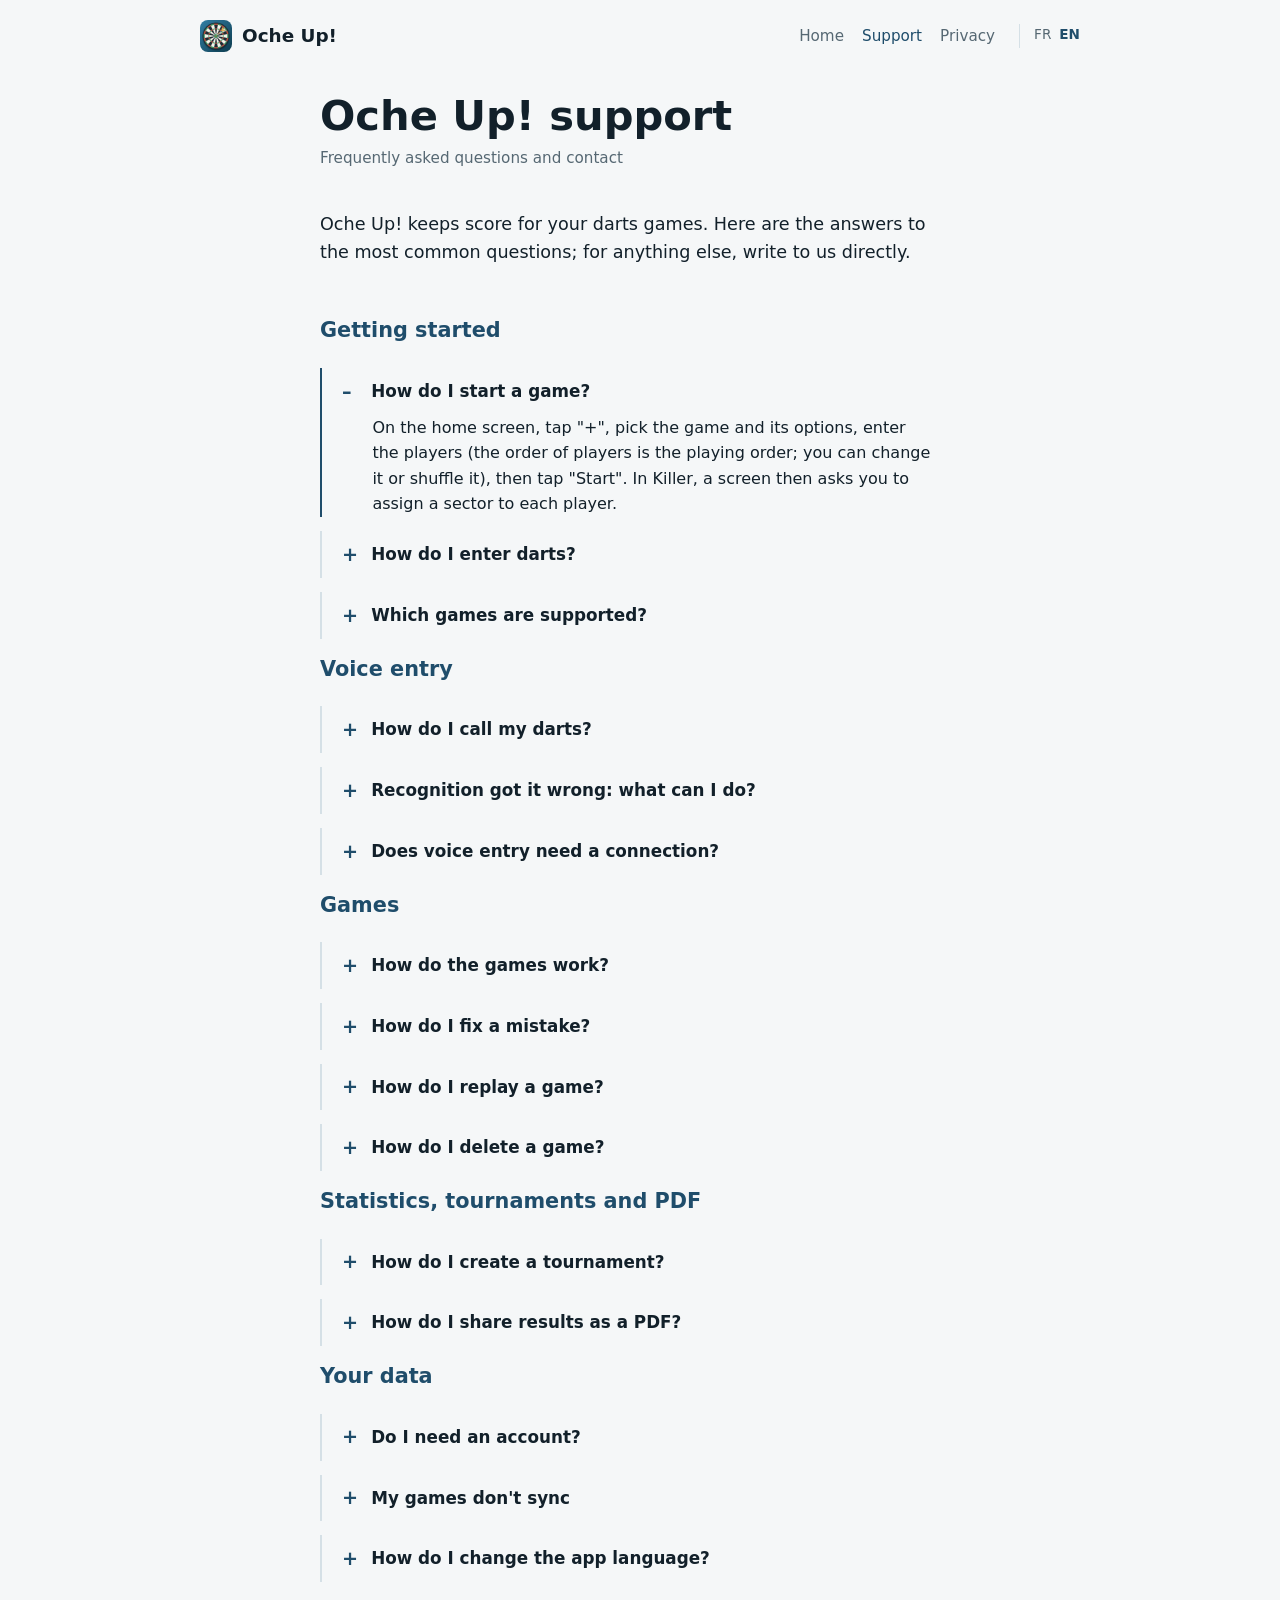
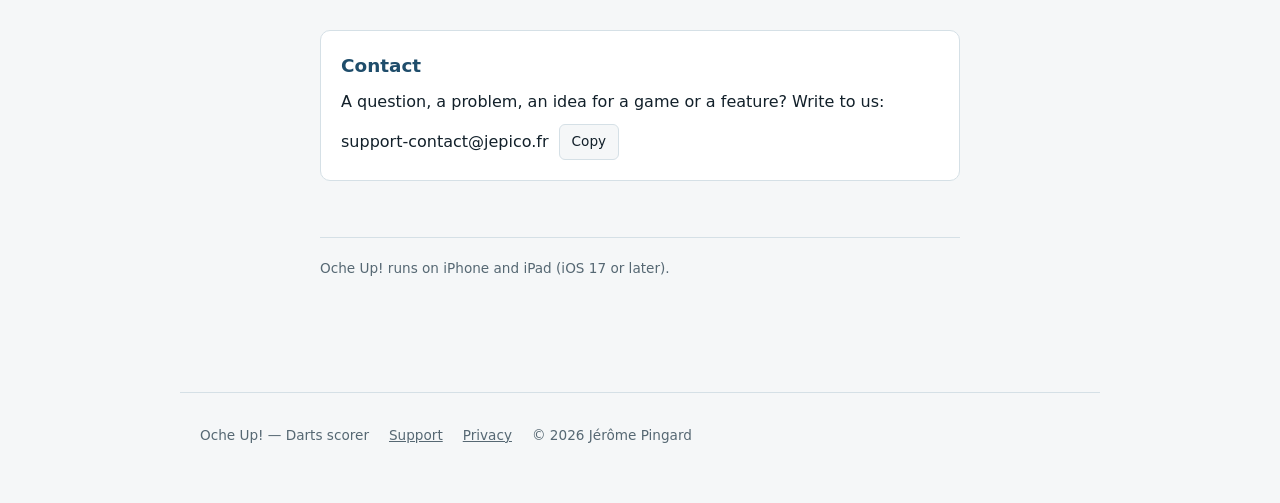
<file: website/en/support.html>
<!doctype html>
<html lang="en">
<head>
<meta charset="utf-8">
<meta name="viewport" content="width=device-width, initial-scale=1">
<title>Oche Up! support</title>
<meta name="description" content="Oche Up! keeps score for your darts games. Here are the answers to the most common questions; for anything else, write to us directly.">
<link rel="alternate" hreflang="fr" href="https://ocheup.jepico.fr/assistance.html">
<link rel="alternate" hreflang="en" href="https://ocheup.jepico.fr/en/support.html">
<link rel="alternate" hreflang="x-default" href="https://ocheup.jepico.fr/assistance.html">
<link rel="icon" type="image/png" href="../assets/favicon-32.png">
<link rel="apple-touch-icon" href="../assets/icon-180.png">
<link rel="stylesheet" href="../css/style.css">
</head>
<body>
<header class="site-header">
  <a class="brand" href="index.html">
    <img src="../assets/icon-180.png" alt="">
    <span class="brand-name">Oche Up!</span>
  </a>
  <nav class="site-nav">
    <a href="index.html">Home</a>
    <a href="support.html" aria-current="page">Support</a>
    <a href="privacy.html">Privacy</a>
    <span class="lang-switch"><a href="../assistance.html" hreflang="fr" lang="fr" data-lang="fr">FR</a><a href="support.html" hreflang="en" lang="en" data-lang="en" aria-current="true">EN</a></span>
  </nav>
</header>

<div class="page">
  <h1>Oche Up! support</h1>
  <p class="subtitle">Frequently asked questions and contact</p>

  <p class="intro">Oche Up! keeps score for your darts games. Here are the answers to the most common questions; for anything else, write to us directly.</p>

  <h2 class="section-title">Getting started</h2>

  <details open>
    <summary>How do I start a game?</summary>
    <p>On the home screen, tap "+", pick the game and its options, enter the players (the order of players is the playing order; you can change it or shuffle it), then tap "Start". In Killer, a screen then asks you to assign a sector to each player.</p>
  </details>

  <details>
    <summary>How do I enter darts?</summary>
    <p>Tap the pad: "X2" or "X3" (or the Single, Double, Triple buttons depending on the layout) then the number, or "Bull" and "B-eye" for the bull, "Miss" for a missed dart. Tap ✓ to validate the visit, ← to delete the last dart. In settings you choose between the classic pad and the X2 / X3 pad.</p>
  </details>

  <details>
    <summary>Which games are supported?</summary>
    <p>301, 501, 701 and 1001 (with optional double in and double out), Cricket (Score, No score, Cut throat), Random Cricket, Around the Clock, Shanghai and Killer. The rules of each game are in the app, from the new game screen.</p>
  </details>

  <h2 class="section-title">Voice entry</h2>

  <details>
    <summary>How do I call my darts?</summary>
    <p>Tap the microphone button, to the right of ✓, then call your darts: "treble twenty, nineteen, double twelve", "bull", "bullseye", "miss"… Each recognised dart appears in the visit as you speak; you can correct it before validating with ✓. The first time, iOS asks for permission to use the microphone and speech recognition.</p>
  </details>

  <details>
    <summary>Recognition got it wrong: what can I do?</summary>
    <p>Speak clearly, number by number, with a short pause between darts. A misheard number is fixed with ← or by tapping the pad. The language listened to is the app's language (French or English): change it in settings if needed.</p>
  </details>

  <details>
    <summary>Does voice entry need a connection?</summary>
    <p>When your iPhone or iPad supports it for the chosen language, recognition happens on the device, with no connection. Otherwise iOS may use Apple's speech recognition service. See the <a href="privacy.html">privacy policy</a>.</p>
  </details>

  <h2 class="section-title">Games</h2>

  <details>
    <summary>How do the games work?</summary>
    <p><strong>301 to 1001</strong>: count down to zero; if a visit goes past what's left, it is cancelled (bust). <strong>Cricket</strong>: close 20 to 15 and the bull by hitting each sector three times, and score points while an opponent hasn't closed it. <strong>Around the Clock</strong>: hit the sectors in order, 1 to 20 then the bull. <strong>Shanghai</strong>: each round you aim at the round's number; single, double and treble of the same number in one visit make a Shanghai. <strong>Killer</strong>: each player has a sector; hitting it makes you a Killer, then you take lives from opponents by hitting theirs. The mode sets which hit counts: single (any hit), double or treble. The last player alive wins.</p>
  </details>

  <details>
    <summary>How do I fix a mistake?</summary>
    <p>Tap the undo arrow at the top of the game to cancel the last visit. The game history lets you review every visit.</p>
  </details>

  <details>
    <summary>How do I replay a game?</summary>
    <p>In a game's "···" menu, choose "Rematch": the new game uses the same players and settings.</p>
  </details>

  <details>
    <summary>How do I delete a game?</summary>
    <p>Swipe the game to the left in the list, or open it then "···" → "Delete". With the selection icon you can delete several at once.</p>
  </details>

  <h2 class="section-title">Statistics, tournaments and PDF</h2>

  <details>
    <summary>How do I create a tournament?</summary>
    <p>On the home screen, tap the trophy icon then "+", name the tournament and pick the players. You can then start games inside the tournament, or assign existing games: tap the selection icon, pick the games, then "+" with the tournament icon.</p>
  </details>

  <details>
    <summary>How do I share results as a PDF?</summary>
    <p>In a game or a tournament, use the share button. In the list, the selection icon lets you tick several games and export a PDF with ranking, history and statistics. The statistics page has its own export.</p>
  </details>

  <h2 class="section-title">Your data</h2>

  <details>
    <summary>Do I need an account?</summary>
    <p>No. Oche Up! has no account and no server. Your games are saved on your device and, if you are signed in to iCloud, synced between your devices through your own iCloud.</p>
  </details>

  <details>
    <summary>My games don't sync</summary>
    <p>Check that you are signed in to the same Apple account on your devices, that iCloud is enabled for the app (Settings → your name → iCloud → Oche Up!) and that your iCloud storage isn't full. Syncing can take a few moments.</p>
  </details>

  <details>
    <summary>How do I change the app language?</summary>
    <p>In the app's settings: "Auto" follows your device language, or pick French or English.</p>
  </details>

  <div class="contact">
    <h2>Contact</h2>
    <p>A question, a problem, an idea for a game or a feature? Write to us:</p>
    <div class="contact-row">
      <span class="email" id="email">support-contact@jepico.fr</span>
      <button id="copy-btn" type="button">Copy</button>
    </div>
  </div>

  <div class="meta"><span>Oche Up! runs on iPhone and iPad (iOS 17 or later).</span></div>
</div>

<footer class="site-footer">
  <span>Oche Up! — Darts scorer</span>
  <a href="support.html">Support</a>
  <a href="privacy.html">Privacy</a>
  <span>&copy; 2026 Jérôme Pingard</span>
</footer>

<script>
  (function () {
    var btn = document.getElementById('copy-btn');
    var email = document.getElementById('email').textContent;
    btn.addEventListener('click', function () {
      function fallback() {
        var range = document.createRange();
        range.selectNodeContents(document.getElementById('email'));
        var sel = window.getSelection();
        sel.removeAllRanges();
        sel.addRange(range);
      }
      try {
        navigator.clipboard.writeText(email).then(function () {
          btn.textContent = 'Copied';
          setTimeout(function () { btn.textContent = 'Copy'; }, 1500);
        }).catch(fallback);
      } catch (e) {
        fallback();
      }
    });
  })();
</script>
<script>
  (function () {
    var links = document.querySelectorAll('.lang-switch a');
    for (var i = 0; i < links.length; i++) {
      links[i].addEventListener('click', function () {
        try { localStorage.setItem('lang', this.getAttribute('data-lang')); } catch (e) {}
      });
    }
  })();
</script>

</body>
</html>
</file>
<file: website/css/style.css>
:root {
  --bg: #f5f7f8;
  --fg: #12202a;
  --muted: #566873;
  --accent: #1f4d6b;
  --accent-ink: #ffffff;
  --border: #d5e0e6;
  --card: #ffffff;
}
@media (prefers-color-scheme: dark) {
  :root:not([data-theme="light"]) {
    --bg: #12171a;
    --fg: #e8eff3;
    --muted: #9db2bf;
    --accent: #6bb3e0;
    --accent-ink: #12171a;
    --border: #27343c;
    --card: #182127;
    color-scheme: dark;
  }
}
:root[data-theme="dark"] {
  --bg: #12171a;
  --fg: #e8eff3;
  --muted: #9db2bf;
  --accent: #6bb3e0;
  --accent-ink: #12171a;
  --border: #27343c;
  --card: #182127;
  color-scheme: dark;
}

* { box-sizing: border-box; }
html { scroll-behavior: smooth; }
body {
  margin: 0;
  background: var(--bg);
  color: var(--fg);
  font-family: -apple-system, BlinkMacSystemFont, "Segoe UI", system-ui, sans-serif;
  font-size: 16px;
  line-height: 1.6;
}

a { color: var(--accent); }

/* ---------- shared site header / footer ---------- */
.site-header {
  display: flex;
  align-items: center;
  justify-content: space-between;
  gap: 16px;
  max-width: 920px;
  margin: 0 auto;
  padding: 20px 20px 0;
}
.brand {
  display: flex;
  align-items: center;
  gap: 10px;
  text-decoration: none;
  color: var(--fg);
}
.brand img {
  width: 32px;
  height: 32px;
  border-radius: 8px;
  display: block;
}
.brand-name {
  font-family: -apple-system, BlinkMacSystemFont, "Segoe UI", system-ui, sans-serif;
  font-weight: 600;
  font-size: 1.15rem;
}
.site-nav {
  display: flex;
  gap: 18px;
  font-size: 0.95rem;
}
.site-nav a {
  color: var(--muted);
  text-decoration: none;
}
.site-nav a:hover,
.site-nav a[aria-current="page"] {
  color: var(--accent);
}
.lang-switch {
  display: inline-flex;
  gap: 8px;
  margin-left: 6px;
  padding-left: 14px;
  border-left: 1px solid var(--border);
  font-size: 0.85rem;
}
.lang-switch a[aria-current="true"] {
  color: var(--accent);
  font-weight: 600;
}
@media (max-width: 480px) {
  .site-header { flex-wrap: wrap; row-gap: 10px; }
  .site-nav { gap: 12px; font-size: 0.88rem; }
}

.site-footer {
  max-width: 920px;
  margin: 0 auto;
  padding: 32px 20px 56px;
  display: flex;
  flex-wrap: wrap;
  gap: 8px 20px;
  color: var(--muted);
  font-size: 0.85rem;
  border-top: 1px solid var(--border);
  margin-top: 40px;
}
.site-footer a { color: var(--muted); }
.site-footer a:hover { color: var(--accent); }

/* ---------- document pages (assistance / confidentialité) ---------- */
.page {
  max-width: 680px;
  margin: 0 auto;
  padding-block: 40px 72px;
  padding-inline: 20px;
}
h1 {
  font-family: -apple-system, BlinkMacSystemFont, "Segoe UI", system-ui, sans-serif;
  font-optical-sizing: auto;
  font-weight: 600;
  font-size: clamp(2rem, 5vw, 2.6rem);
  line-height: 1.15;
  margin: 0 0 6px;
  text-wrap: balance;
}
.subtitle {
  color: var(--muted);
  font-size: 0.95rem;
  margin: 0 0 40px;
}
.intro {
  font-size: 1.1rem;
  color: var(--fg);
  margin: 0 0 48px;
  max-width: 56ch;
}
.page section {
  border-left: 2px solid var(--border);
  padding-left: 20px;
  margin-bottom: 34px;
}
h2 {
  font-family: -apple-system, BlinkMacSystemFont, "Segoe UI", system-ui, sans-serif;
  font-weight: 600;
  font-size: 1.15rem;
  margin: 0 0 10px;
  color: var(--accent);
}
p { margin: 0 0 10px; max-width: 62ch; }
p:last-child { margin-bottom: 0; }

.contact {
  margin-top: 48px;
  margin-bottom: 48px;
  padding: 20px;
  background: var(--card);
  border: 1px solid var(--border);
  border-radius: 10px;
}
.contact h2 { margin-bottom: 8px; }
.contact-row {
  display: flex;
  align-items: center;
  gap: 10px;
  flex-wrap: wrap;
  margin-top: 10px;
}
.email {
  font-variant-numeric: tabular-nums;
  font-size: 1rem;
  user-select: all;
  color: var(--fg);
}
button {
  font: inherit;
  font-size: 0.85rem;
  padding: 6px 12px;
  border-radius: 6px;
  border: 1px solid var(--border);
  background: var(--bg);
  color: var(--fg);
  cursor: pointer;
}
button:hover { border-color: var(--accent); }
button:focus-visible { outline: 2px solid var(--accent); outline-offset: 2px; }

h2.section-title {
  font-family: -apple-system, BlinkMacSystemFont, "Segoe UI", system-ui, sans-serif;
  font-weight: 600;
  font-size: 1.3rem;
  margin: 0 0 20px;
}

details {
  border-left: 2px solid var(--border);
  padding-left: 20px;
  margin-bottom: 14px;
}
details[open] { border-left-color: var(--accent); }
summary {
  font-family: -apple-system, BlinkMacSystemFont, "Segoe UI", system-ui, sans-serif;
  font-weight: 600;
  font-size: 1.05rem;
  cursor: pointer;
  padding-block: 10px;
  list-style: none;
  display: flex;
  align-items: center;
  gap: 10px;
}
summary::-webkit-details-marker { display: none; }
summary::before {
  content: "+";
  color: var(--accent);
  font-size: 1.2rem;
  line-height: 1;
  width: 1em;
  flex-shrink: 0;
}
details[open] summary::before { content: "–"; }
details p {
  margin: 0 0 16px;
  padding-left: 1.9em;
  max-width: 58ch;
  color: var(--fg);
}
details p + p { margin-top: -10px; }

.meta {
  display: flex;
  flex-wrap: wrap;
  gap: 8px 20px;
  margin-top: 56px;
  padding-top: 20px;
  border-top: 1px solid var(--border);
  color: var(--muted);
  font-size: 0.85rem;
}

/* ---------- landing page ---------- */
.hero {
  max-width: 920px;
  margin: 0 auto;
  padding: 64px 20px 32px;
  display: grid;
  grid-template-columns: 1.1fr 0.9fr;
  gap: 40px;
  align-items: center;
}
@media (max-width: 720px) {
  .hero { grid-template-columns: 1fr; padding-top: 40px; text-align: center; }
  .hero-art { order: -1; justify-self: center; }
  .store-badges { justify-content: center; }
  .hero-sub { margin-inline: auto; }
}
.hero h1 {
  font-size: clamp(2.2rem, 5.5vw, 3.2rem);
  margin-bottom: 14px;
}
.hero-sub {
  font-size: 1.15rem;
  color: var(--muted);
  max-width: 48ch;
  margin: 0 0 32px;
}
.hero-art img {
  width: 100%;
  max-width: 280px;
  border-radius: 22%;
  box-shadow: 0 24px 60px -20px rgba(31, 77, 107, 0.45);
}
.store-badges {
  display: flex;
  flex-wrap: wrap;
  gap: 14px;
  align-items: center;
}
.store-badge {
  display: inline-flex;
  align-items: center;
  gap: 10px;
  padding: 10px 18px;
  border-radius: 10px;
  background: var(--fg);
  color: var(--bg);
  text-decoration: none;
  font-size: 0.95rem;
  font-weight: 600;
}
.store-badge:hover { opacity: 0.9; }
.free-note {
  margin-top: 16px;
  color: var(--muted);
  font-size: 0.9rem;
}

.features {
  max-width: 920px;
  margin: 24px auto 0;
  padding: 40px 20px;
  display: grid;
  grid-template-columns: repeat(auto-fit, minmax(240px, 1fr));
  gap: 28px;
}
.feature h3 {
  font-family: -apple-system, BlinkMacSystemFont, "Segoe UI", system-ui, sans-serif;
  font-weight: 600;
  font-size: 1.1rem;
  margin: 0 0 8px;
  color: var(--fg);
}
.feature p {
  margin: 0;
  color: var(--muted);
  font-size: 0.97rem;
  max-width: 42ch;
}
.feature .icon {
  display: inline-flex;
  align-items: center;
  justify-content: center;
  width: 40px;
  height: 40px;
  border-radius: 10px;
  background: color-mix(in srgb, var(--accent) 14%, transparent);
  color: var(--accent);
  font-size: 1.2rem;
  margin-bottom: 12px;
}

.band {
  background: var(--card);
  border-top: 1px solid var(--border);
  border-bottom: 1px solid var(--border);
  margin-top: 40px;
}
.band-inner {
  max-width: 920px;
  margin: 0 auto;
  padding: 40px 20px;
  text-align: center;
}
.band h2 {
  color: var(--fg);
  font-size: 1.4rem;
  margin: 0 0 10px;
}
.band p {
  color: var(--muted);
  max-width: 56ch;
  margin: 0 auto 20px;
}

.store-badge.soon { opacity: 0.6; cursor: default; }
.store-badge.soon:hover { opacity: 0.6; }

/* tableau des jeux */
.games {
  max-width: 920px;
  margin: 8px auto 0;
  padding: 0 20px;
}
.games h2 { color: var(--fg); font-size: 1.4rem; margin: 0 0 18px; }
.games ul { list-style: none; margin: 0; padding: 0; display: grid; gap: 10px; grid-template-columns: repeat(auto-fit, minmax(270px, 1fr)); }
.games li {
  background: var(--card);
  border: 1px solid var(--border);
  border-radius: 10px;
  padding: 12px 16px;
}
.games li strong { display: block; }
.games li span { color: var(--muted); font-size: 0.92rem; }
</file>
